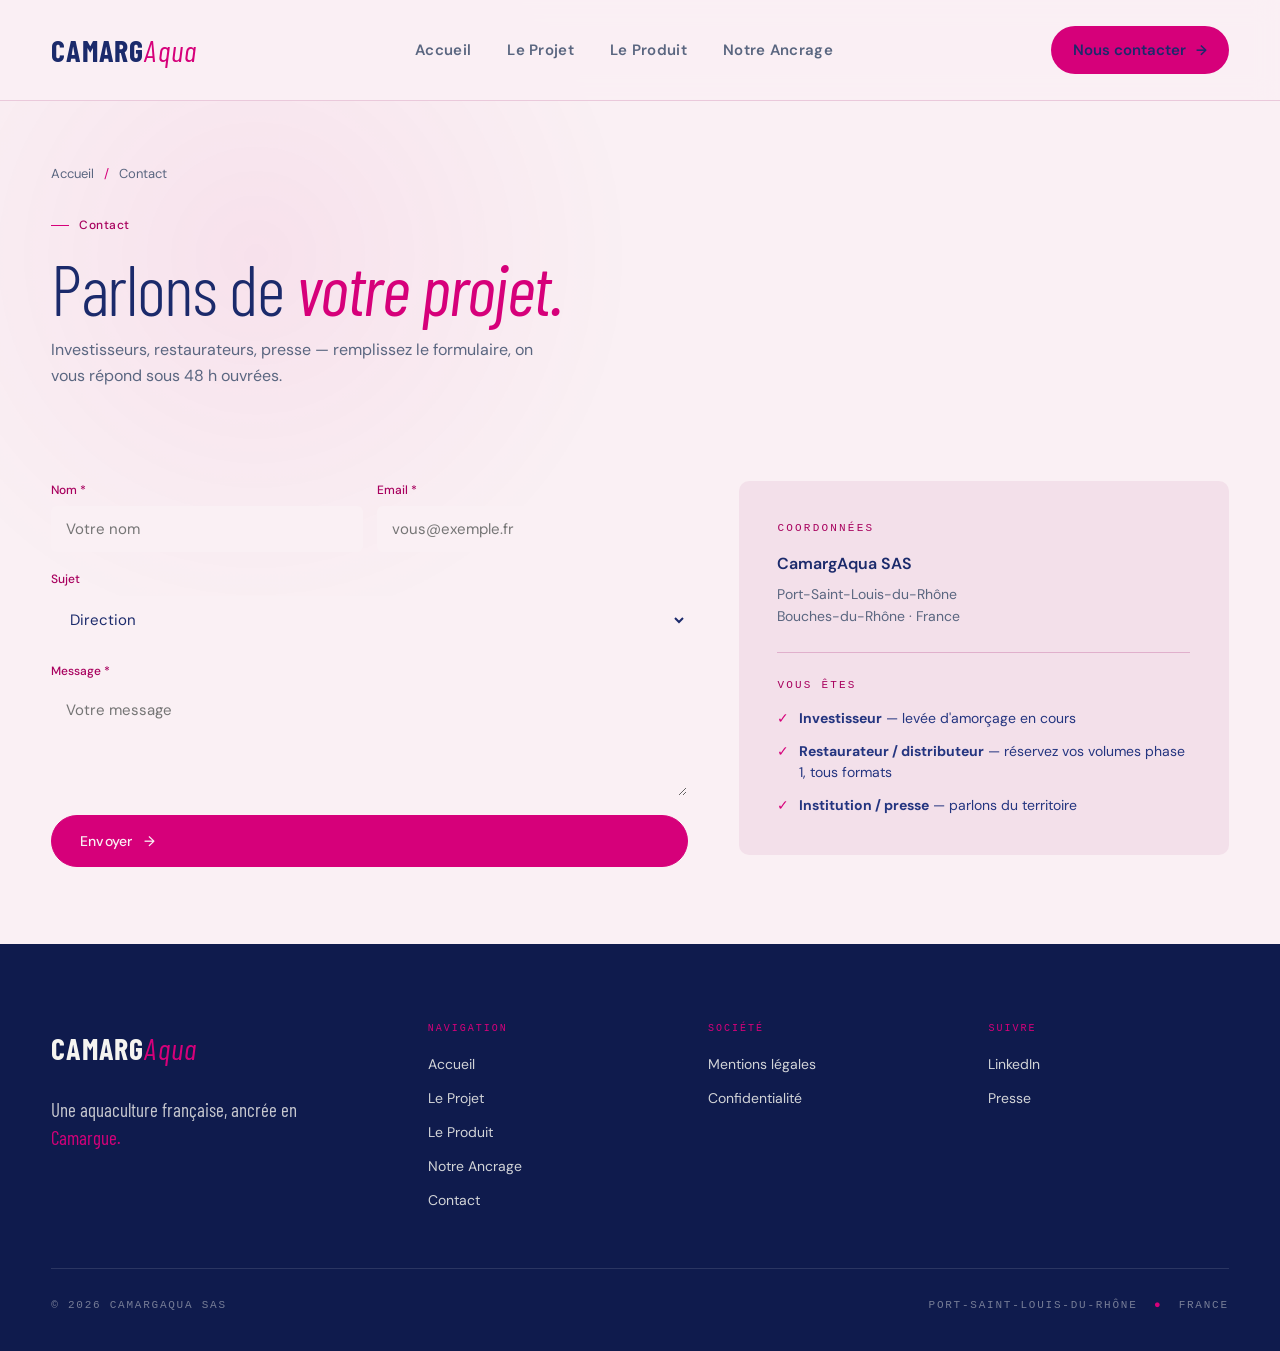
<file: contact.html>
<!doctype html>
<html lang="fr">
<head>
<meta charset="utf-8" />
<meta name="viewport" content="width=device-width, initial-scale=1, viewport-fit=cover" />
<title>Contact — CamargAqua</title>
<meta name="description" content="Contactez CamargAqua : direction, commercial, presse. Port-Saint-Louis-du-Rhône, Camargue — réponse sous 48 h ouvrées." />
<meta name="theme-color" content="#FBF3EC" />
<link rel="canonical" href="https://camargaqua.com/contact.html" />
<link rel="icon" type="image/svg+xml" href="assets/favicon.svg" />

<link rel="preconnect" href="https://fonts.googleapis.com" />
<link rel="preconnect" href="https://fonts.gstatic.com" crossorigin />
<link href="https://fonts.googleapis.com/css2?family=Barlow+Condensed:ital,wght@0,400;0,600;0,700;1,400&family=DM+Sans:wght@300;400;500;600&display=swap" rel="stylesheet" />
<link rel="stylesheet" href="assets/site.css" />
<style>
/* ——— Contact form ——— */
.contact-grid { display: grid; grid-template-columns: 1.3fr 1fr; gap: clamp(32px, 4vw, 72px); align-items: start; }
@media (max-width: 900px) { .contact-grid { grid-template-columns: 1fr; } }
.form {
  display: grid;
  gap: 18px;
}
.form-row { display: grid; grid-template-columns: 1fr 1fr; gap: 14px; }
@media (max-width: 640px) { .form-row { grid-template-columns: 1fr; } }

/* ——— Sidebar coordonnées ——— */
.contact-sidebar { background: var(--bg-soft); border-radius: 10px; padding: clamp(26px, 3vw, 40px); }
.cs-label { font-family: var(--mono); font-size: 11px; letter-spacing: 0.2em; text-transform: uppercase; color: var(--shrimp-deep); margin-bottom: 14px; }
.cs-name { font-weight: 600; color: var(--royal); font-size: 16px; }
.cs-addr { font-size: 14px; color: var(--muted); margin-top: 6px; line-height: 1.6; }
.cs-divider { height: 1px; background: var(--line); margin: 24px 0; }
.cs-audience { display: grid; gap: 12px; font-size: 14px; color: var(--royal-2); line-height: 1.5; }
.cs-audience div { display: flex; gap: 10px; }
.cs-check { color: var(--shrimp); flex-shrink: 0; }
</style>
<!-- Weglot — traduction EN -->
<script type="text/javascript" src="https://cdn.weglot.com/weglot.min.js"></script>
<script>Weglot.initialize({ api_key: 'wg_7e1f7a665308f91f25284aea1e1626b20' });</script>
</head>
<body>

<a class="skip-link" href="#main">Aller au contenu</a>

<header class="topbar">
  <div class="wrap topbar-inner">
    <a class="brand" href="index.html"><span class="brand-mark"></span><span class="brand-name">Camarg<em>Aqua</em></span></a>
    <nav class="primary" aria-label="Navigation principale">
      <a href="index.html">Accueil</a>
      <a href="projet.html">Le Projet</a>
      <a href="produit.html">Le Produit</a>
      <a href="ancrage.html">Notre Ancrage</a>
    </nav>
    <a class="cta" href="contact.html" style="background: var(--shrimp); color: var(--royal);">Nous contacter</a>
    <button class="menu-toggle" type="button" aria-label="Ouvrir le menu" aria-expanded="false">
      <svg class="icon-open" viewBox="0 0 24 24" fill="none" stroke="currentColor" stroke-width="2" stroke-linecap="round" aria-hidden="true"><line x1="4" y1="7" x2="20" y2="7"/><line x1="4" y1="12" x2="20" y2="12"/><line x1="4" y1="17" x2="20" y2="17"/></svg>
      <svg class="icon-close" viewBox="0 0 24 24" fill="none" stroke="currentColor" stroke-width="2" stroke-linecap="round" aria-hidden="true"><line x1="6" y1="6" x2="18" y2="18"/><line x1="6" y1="18" x2="18" y2="6"/></svg>
    </button>
  </div>
</header>
<!-- Menu mobile - hors topbar pour iOS -->
<nav class="mobile-nav-overlay" aria-label="Menu mobile">
  <a href="index.html">Accueil</a>
  <a href="projet.html">Le Projet</a>
  <a href="produit.html">Le Produit</a>
  <a href="ancrage.html">Notre Ancrage</a>
  <a class="mobile-cta" href="contact.html">Nous contacter</a>
</nav>

<main id="main">

<section class="page-hero" style="padding-bottom: clamp(16px,2vw,32px);">
  <div class="wrap">
    <nav class="breadcrumb" aria-label="Fil d'ariane"><a href="index.html">Accueil</a><span class="sep">/</span>Contact</nav>
    <div class="eyebrow">Contact</div>
    <h1 style="margin-top: 18px; font-weight: 300;">Parlons de <span class="it">votre projet.</span></h1>
    <p style="max-width: 46ch; margin-top: 14px; font-size: 16px; color: var(--muted); line-height: 1.6;">
      Investisseurs, restaurateurs, presse — remplissez le formulaire, on vous répond sous 48 h ouvrées.
    </p>
  </div>
</section>

<section style="padding-top: clamp(28px,4vw,52px); padding-bottom: clamp(48px,6vw,96px);">
  <div class="wrap">
    <div class="contact-grid">

      <form id="contact-form" class="form" action="https://formspree.io/f/mkodjpya" method="POST" novalidate>
        <input type="hidden" name="_subject" value="Nouveau message — Contact CamargAqua" />
        <div class="form-row">
          <div class="field"><label for="f-nom">Nom *</label><input id="f-nom" name="nom" type="text" autocomplete="name" placeholder="Votre nom" required /></div>
          <div class="field"><label for="f-mail">Email *</label><input id="f-mail" name="email" type="email" autocomplete="email" placeholder="vous@exemple.fr" required /></div>
        </div>
        <div class="field"><label for="f-type">Sujet</label>
          <select id="f-type" name="type">
            <option value="Direction">Direction</option>
            <option value="Commercial">Commercial</option>
            <option value="Presse">Presse</option>
            <option value="Partenariat">Partenariat</option>
            <option value="Autre">Autre</option>
          </select>
        </div>
        <div class="field"><label for="f-msg">Message *</label><textarea id="f-msg" name="message" placeholder="Votre message" required></textarea></div>
        <div class="form-status" role="status" aria-live="polite"></div>
        <button class="btn btn-primary" type="submit">Envoyer</button>
      </form>

      <aside class="contact-sidebar">
        <div class="cs-label">Coordonnées</div>
        <div class="cs-name">CamargAqua SAS</div>
        <div class="cs-addr">Port-Saint-Louis-du-Rhône<br />Bouches-du-Rhône · France</div>
        <div class="cs-divider"></div>
        <div class="cs-label">Vous êtes</div>
        <div class="cs-audience">
          <div><span class="cs-check">✓</span><span><strong>Investisseur</strong> — levée d'amorçage en cours</span></div>
          <div><span class="cs-check">✓</span><span><strong>Restaurateur / distributeur</strong> — réservez vos volumes phase 1, tous formats</span></div>
          <div><span class="cs-check">✓</span><span><strong>Institution / presse</strong> — parlons du territoire</span></div>
        </div>
      </aside>

    </div>
  </div>
</section>

</main>

<footer class="foot">
  <div class="wrap">
    <div class="foot-grid">
      <div>
        <a class="brand" href="index.html" style="color:#F5F4F0;"><span class="brand-mark"></span><span class="brand-name">Camarg<em>Aqua</em></span></a>
        <div class="tagline">Une aquaculture française, ancrée en <em>Camargue.</em></div>
      </div>
      <div class="col"><h5>Navigation</h5><ul>
        <li><a href="index.html">Accueil</a></li>
        <li><a href="projet.html">Le Projet</a></li>
        <li><a href="produit.html">Le Produit</a></li>
        <li><a href="ancrage.html">Notre Ancrage</a></li>
        <li><a href="contact.html">Contact</a></li>
      </ul></div>
      <div class="col"><h5>Société</h5><ul>
        <li><a href="legal/mentions-legales.html">Mentions légales</a></li>
        <li><a href="legal/confidentialite.html">Confidentialité</a></li>
      </ul></div>
      <div class="col"><h5>Suivre</h5><ul>
        <li><a href="#" rel="noopener">LinkedIn</a></li>
        <li><a href="contact.html">Presse</a></li>
      </ul></div>
    </div>
    <div class="foot-bottom">
      <span>© 2026 CamargAqua SAS</span>
      <span>Port-Saint-Louis-du-Rhône <span class="dot">●</span> France</span>
    </div>
  </div>
</footer>

<script src="assets/site.js" defer></script>
</body>
</html>
</file>
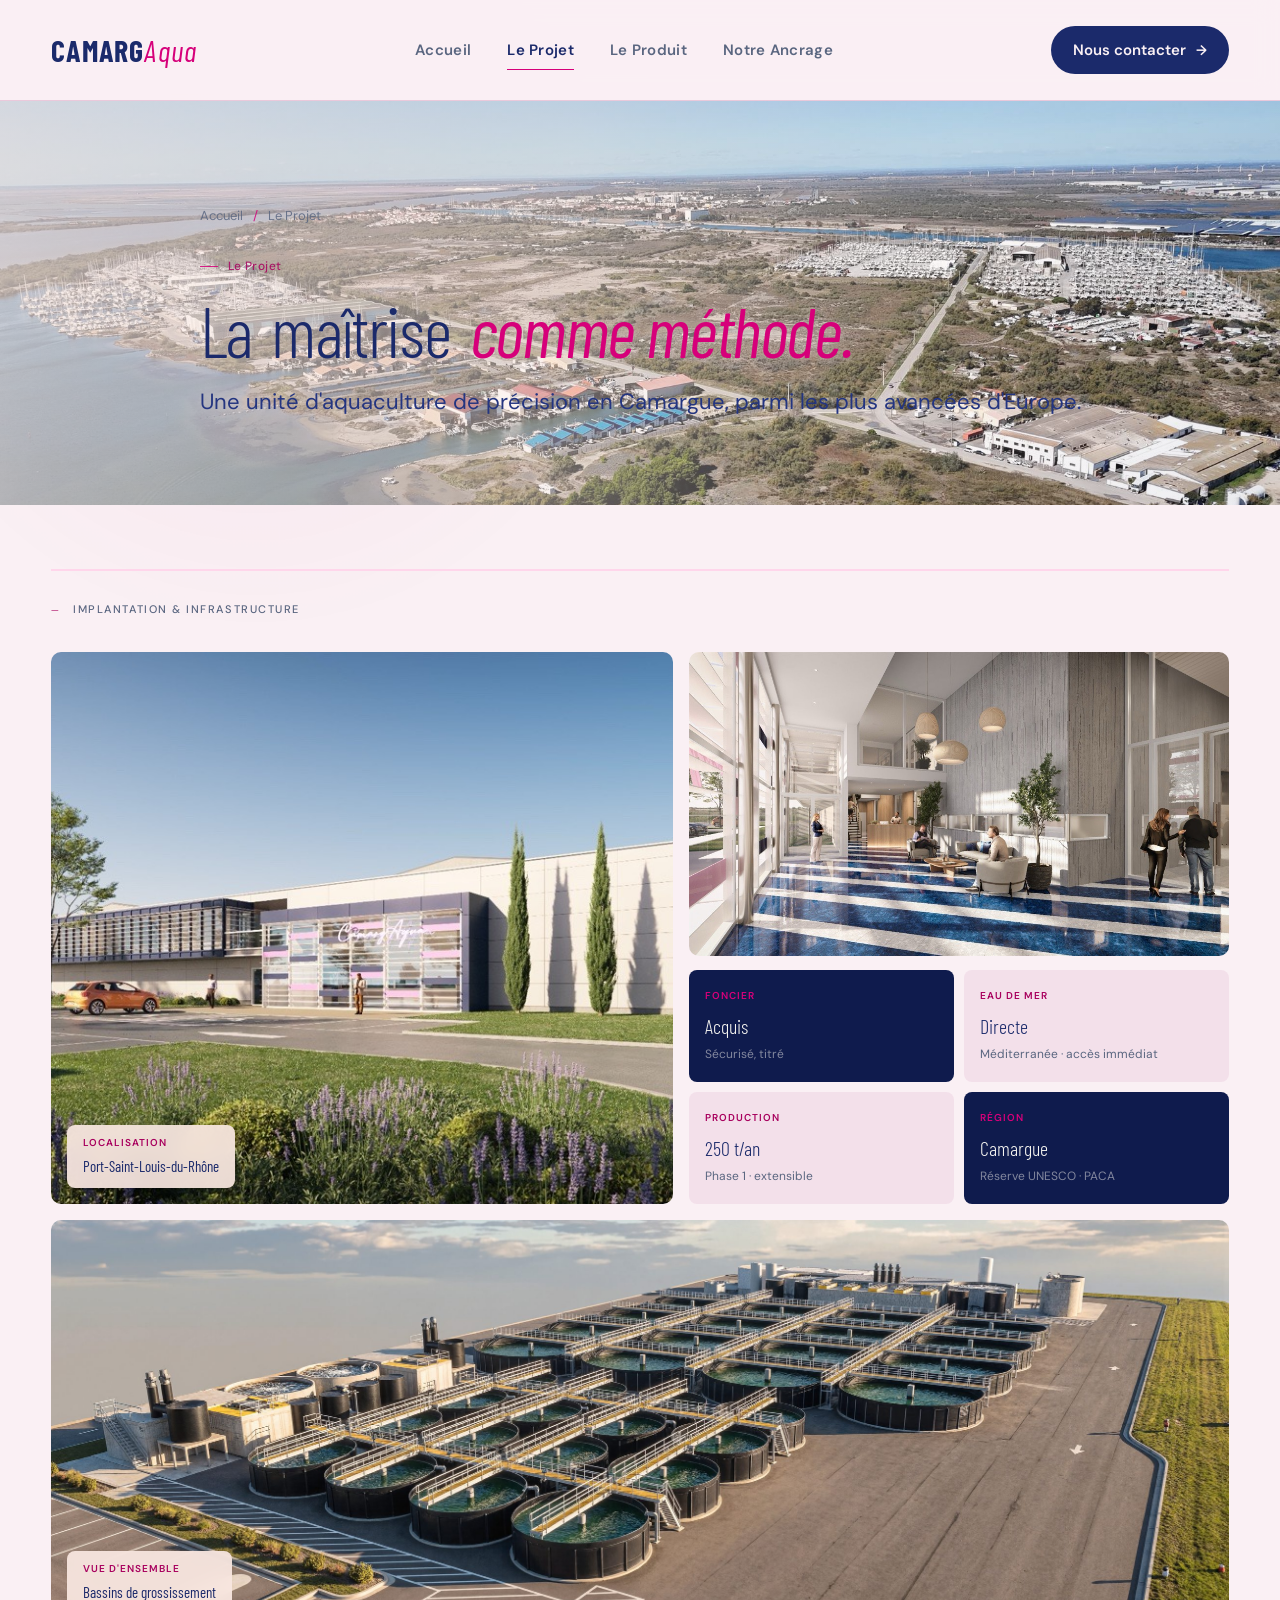
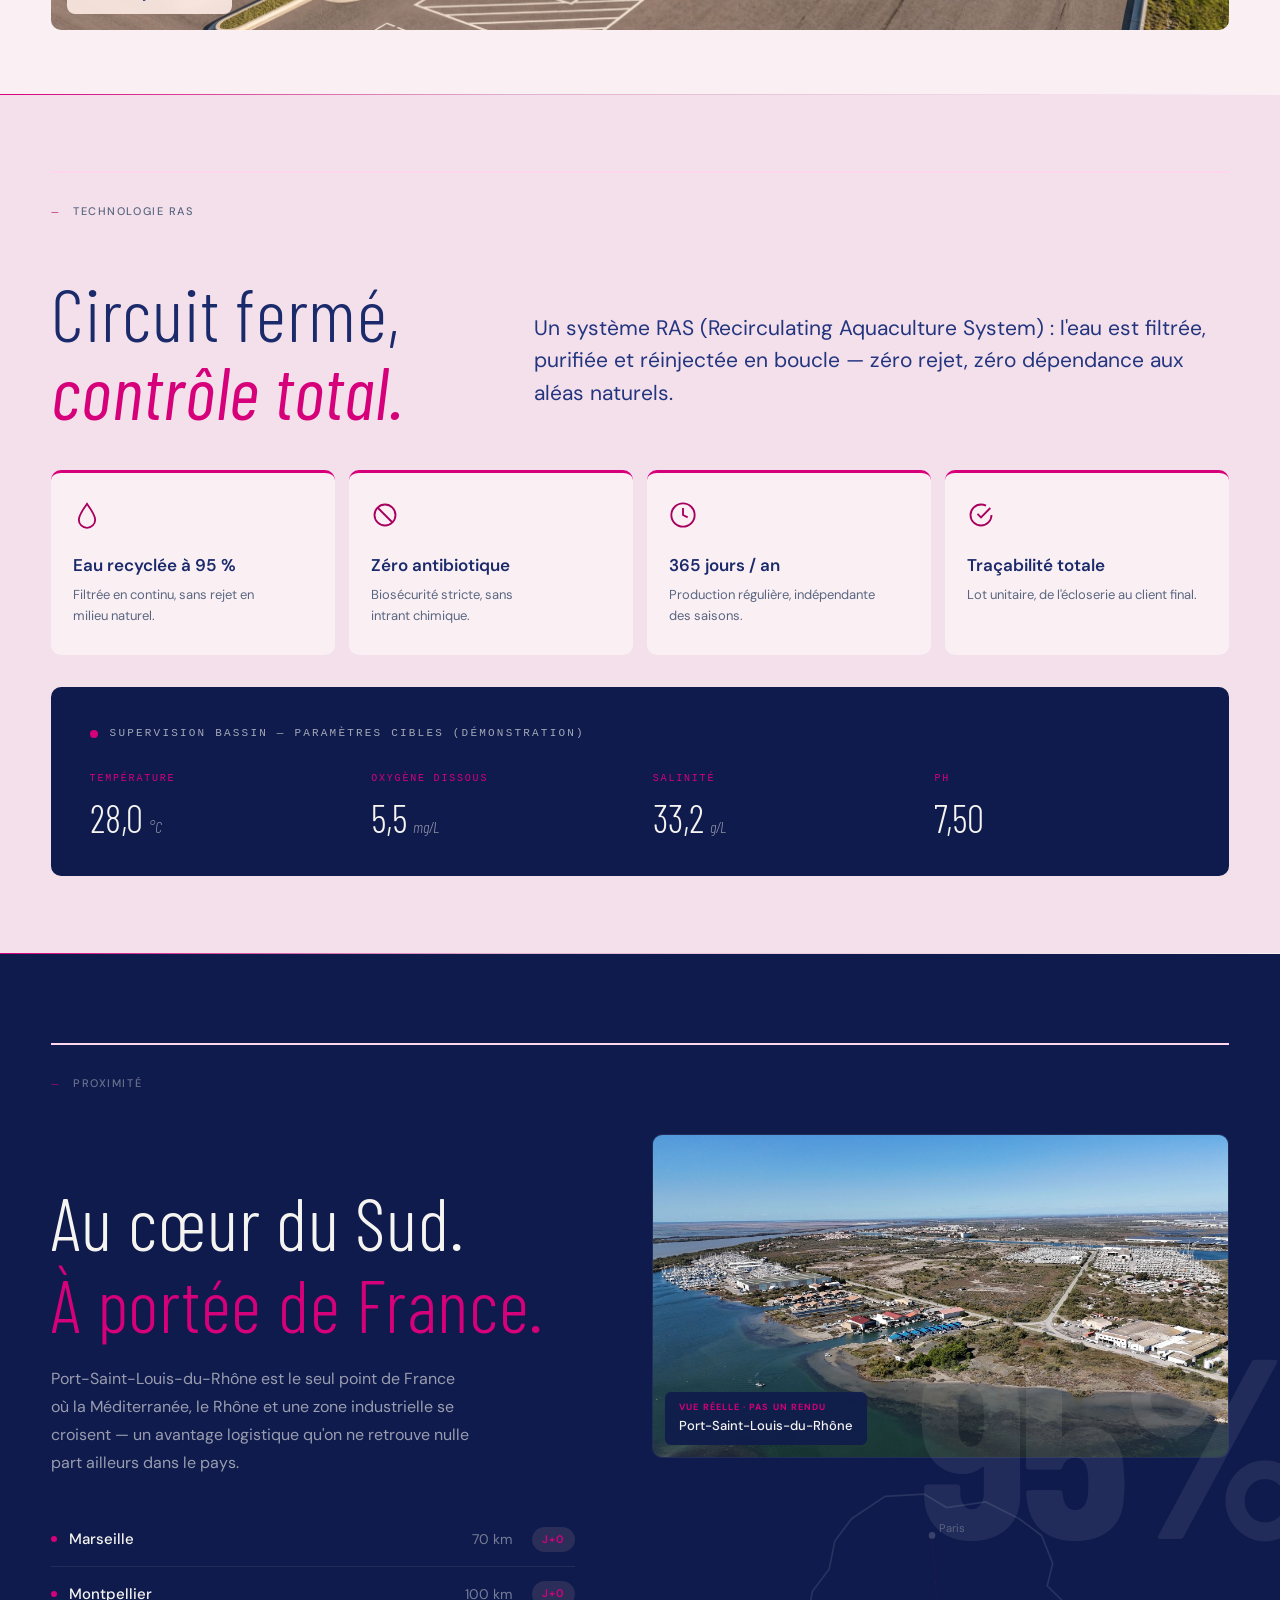
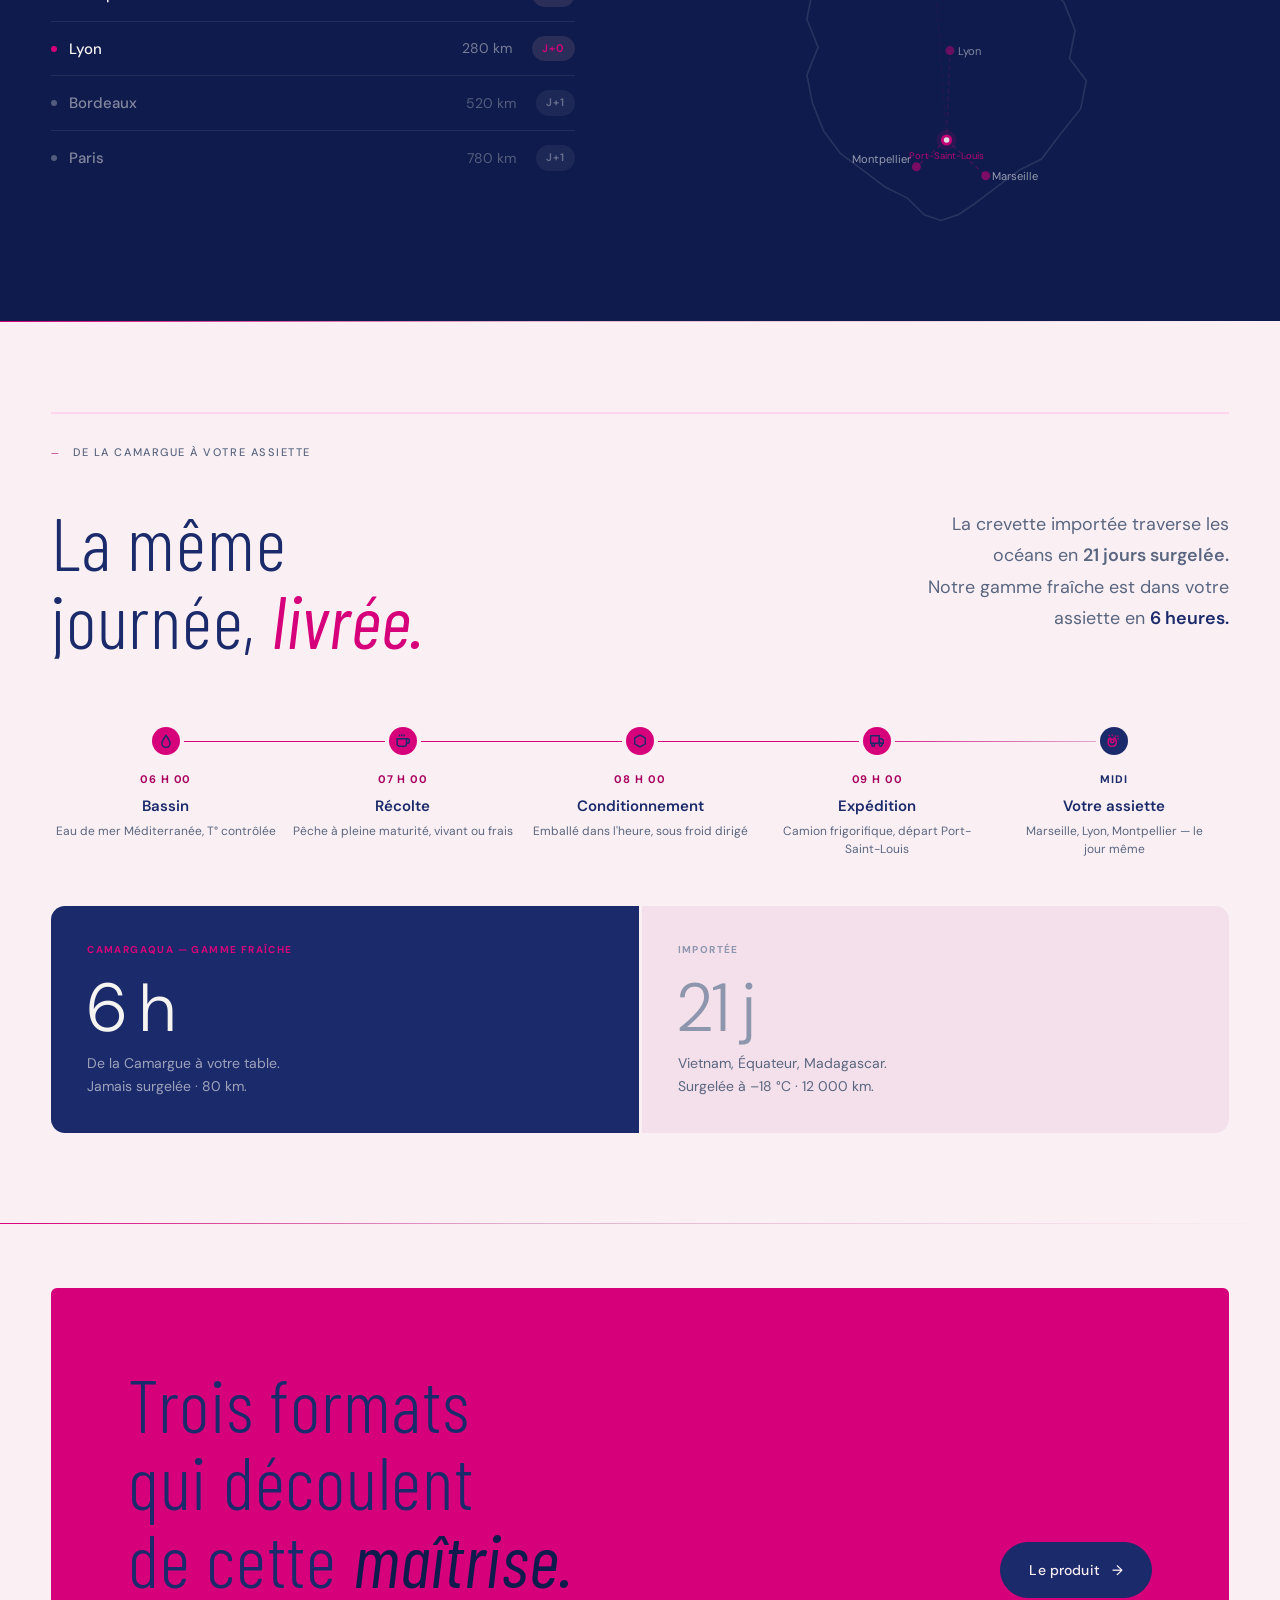
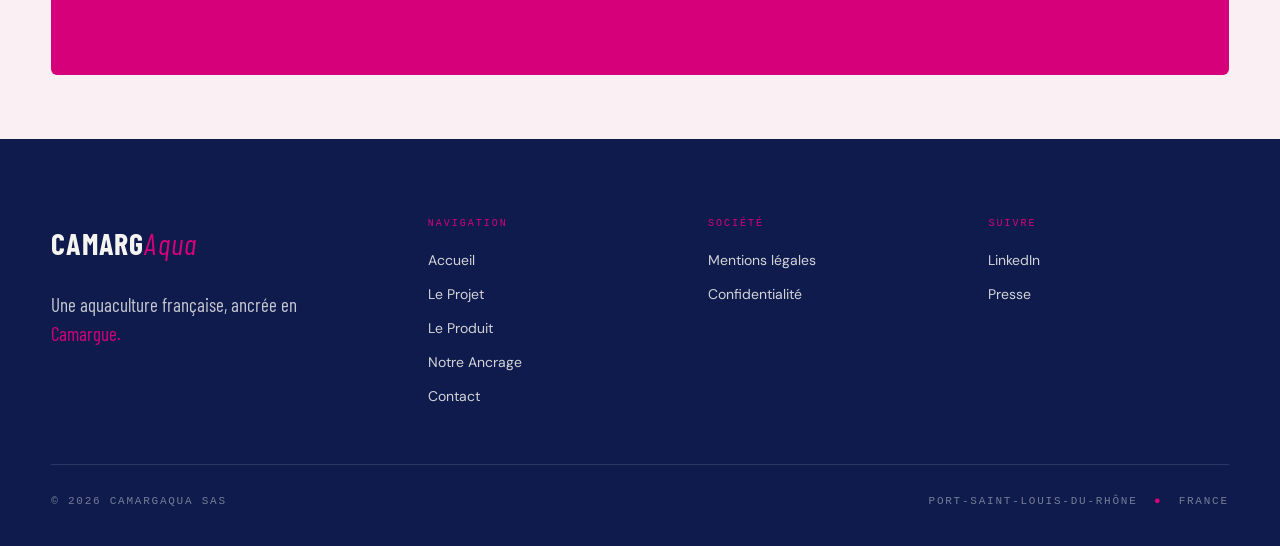
<file: projet.html>
﻿<!doctype html>
<html lang="fr">
<head>
<meta charset="utf-8" />
<meta name="viewport" content="width=device-width, initial-scale=1, viewport-fit=cover" />
<title>Le Projet — CamargAqua</title>
<meta name="description" content="Une unité d'aquaculture de précision en Camargue, parmi les plus avancées d'Europe : système recirculé, biosécurité, traçabilité unitaire, trois formats de crevette." />
<meta name="theme-color" content="#FBF3EC" />
<link rel="canonical" href="https://camargaqua.com/projet.html" />
<link rel="icon" type="image/svg+xml" href="assets/favicon.svg" />

<meta property="og:type" content="website" />
<meta property="og:locale" content="fr_FR" />
<meta property="og:site_name" content="CamargAqua" />
<meta property="og:url" content="https://camargaqua.com/projet.html" />
<meta property="og:title" content="Le Projet — CamargAqua" />
<meta property="og:description" content="La maîtrise comme méthode. Une unité d'aquaculture de précision en Camargue." />
<meta property="og:image" content="https://images.unsplash.com/photo-1559339352-11d035aa65de?w=1200&q=80&auto=format&fit=crop" />
<meta name="twitter:card" content="summary_large_image" />

<link rel="preconnect" href="https://fonts.googleapis.com" />
<link rel="preconnect" href="https://fonts.gstatic.com" crossorigin />
<link rel="preconnect" href="https://images.unsplash.com" crossorigin />
<link href="https://fonts.googleapis.com/css2?family=Barlow+Condensed:ital,wght@0,400;0,600;0,700;1,400&family=DM+Sans:wght@300;400;500;600&display=swap" rel="stylesheet" />
<link rel="stylesheet" href="assets/site.css" />
<style>
.project-body {
  display: grid; grid-template-columns: 1fr 1fr; gap: clamp(32px, 5vw, 70px);
  align-items: start;
}
.project-body p { font-size: 17px; color: var(--royal-2); line-height: 1.7; margin: 0 0 18px; }
.project-body p:last-child { margin-bottom: 0; }
.project-body p strong { color: var(--royal); font-weight: 600; }
.project-body p .pink { color: var(--shrimp-deep); font-weight: 500; }
@media (max-width: 820px) { .project-body { grid-template-columns: 1fr; } }

/* Carte satellite mobile */
@media (max-width: 900px) {
  .map-satellite-wrap { aspect-ratio: 4/3 !important; } /* un peu plus haute sur mobile */
  .map-svg-france     { display: none; }                /* SVG France inutile sur petit écran */
}

/* Supervision bassin — point qui pulse */
@keyframes ras-pulse {
  0%, 100% { box-shadow: 0 0 0 0 rgba(214,0,122,0.55); }
  60% { box-shadow: 0 0 0 12px rgba(214,0,122,0); }
}
/* Frise J+0 — point qui voyage le long de la ligne */
@keyframes ca-travel {
  0% { left: 0%; }
  100% { left: 100%; }
}
</style>
<!-- Weglot — traduction EN -->
<script type="text/javascript" src="https://cdn.weglot.com/weglot.min.js"></script>
<script>Weglot.initialize({ api_key: 'wg_7e1f7a665308f91f25284aea1e1626b20' });</script>
</head>
<body>

<a class="skip-link" href="#main">Aller au contenu</a>

<header class="topbar">
  <div class="wrap topbar-inner">
    <a class="brand" href="index.html"><span class="brand-mark"></span><span class="brand-name">Camarg<em>Aqua</em></span></a>
    <nav class="primary" aria-label="Navigation principale">
      <a href="index.html">Accueil</a>
      <a href="projet.html" class="active">Le Projet</a>
      <a href="produit.html">Le Produit</a>
      <a href="ancrage.html">Notre Ancrage</a>
    </nav>
    <a class="cta" href="contact.html">Nous contacter</a>
    <button class="menu-toggle" type="button" aria-label="Ouvrir le menu" aria-expanded="false">
      <svg class="icon-open" viewBox="0 0 24 24" fill="none" stroke="currentColor" stroke-width="2" stroke-linecap="round" aria-hidden="true"><line x1="4" y1="7" x2="20" y2="7"/><line x1="4" y1="12" x2="20" y2="12"/><line x1="4" y1="17" x2="20" y2="17"/></svg>
      <svg class="icon-close" viewBox="0 0 24 24" fill="none" stroke="currentColor" stroke-width="2" stroke-linecap="round" aria-hidden="true"><line x1="6" y1="6" x2="18" y2="18"/><line x1="6" y1="18" x2="18" y2="6"/></svg>
    </button>
  </div>
</header>
<!-- Menu mobile - hors topbar pour iOS -->
<nav class="mobile-nav-overlay" aria-label="Menu mobile">
  <a href="index.html">Accueil</a>
  <a href="projet.html">Le Projet</a>
  <a href="produit.html">Le Produit</a>
  <a href="ancrage.html">Notre Ancrage</a>
  <a class="mobile-cta" href="contact.html">Nous contacter</a>
</nav>
<main id="main">

<section class="page-hero page-hero-bg" style="
  background-image:
    linear-gradient(105deg, rgba(250,233,226,0.70) 0%, rgba(250,233,226,0.48) 42%, rgba(250,233,226,0.18) 68%, rgba(15,27,77,0.08) 100%),
    url('assets/renders/port-saint-louis-site.jpg');
  background-size: cover;
  background-position: center 68%;
  min-height: clamp(340px, 45vh, 560px);
">
  <div class="wrap" style="position:relative; z-index:1;">
    <nav class="breadcrumb" aria-label="Fil d'ariane"><a href="index.html">Accueil</a><span class="sep">/</span>Le Projet</nav>
    <div class="eyebrow">Le Projet</div>
    <h1 style="margin-top: 18px; font-weight: 300;">La maîtrise <span class="it">comme méthode.</span></h1>
    <p class="lede" style="margin-top: 20px;">
      Une unité d'aquaculture de précision en Camargue, parmi les plus avancées d'Europe.
    </p>
  </div>
</section>

<!-- ═══ INFRASTRUCTURE & IMPLANTATION ═══ -->
<section style="padding: clamp(40px,5vw,72px) 0;">
  <div class="wrap">
    <div class="chapter-label reveal" style="margin-bottom:32px;">
      <span class="ch-num">—</span>
      <span class="ch-title">Implantation &amp; Infrastructure</span>
    </div>

    <!-- Grille principale : grande image gauche + colonne droite -->
    <div style="display:grid; grid-template-columns:1.15fr 1fr; gap:16px; align-items:stretch;" class="reveal reveal-delay-1">

      <!-- Image principale 3D — render 1 -->
      <div style="position:relative; border-radius:10px; overflow:hidden; background:var(--bg-soft); min-height:340px;">
        <img src="assets/renders/render-1.jpeg"
             alt="Vue 3D du bâtiment CamargAqua"
             loading="lazy"
             style="width:100%; height:100%; object-fit:cover; display:block;"
             onerror="this.style.display='none'" />
        <!-- Placeholder visible si image absente -->
        <div class="render-placeholder" style="position:absolute; inset:0; display:flex; flex-direction:column; align-items:center; justify-content:center; gap:12px; padding:32px; text-align:center;">
          <svg width="40" height="40" viewBox="0 0 24 24" fill="none" stroke="var(--shrimp-deep)" stroke-width="1.2" opacity="0.5"><rect x="3" y="3" width="18" height="18" rx="2"/><path d="M3 9h18M9 21V9"/></svg>
          <span style="font-size:13px; color:var(--muted); font-style:italic;">Déposez votre visuel 3D ici<br/><code style="font-size:11px; background:var(--bg-warm); padding:2px 6px; border-radius:3px; font-style:normal;">assets/renders/render-1.jpeg</code></span>
        </div>
        <!-- Badge localisation -->
        <div style="position:absolute; bottom:16px; left:16px; background:rgba(250,233,226,0.92); backdrop-filter:blur(8px); padding:10px 16px; border-radius:8px; z-index:2;">
          <div style="font-size:10px; color:var(--shrimp-deep); font-weight:600; letter-spacing:0.1em; text-transform:uppercase; margin-bottom:3px;">Localisation</div>
          <div style="font-family:var(--serif); font-size:15px; color:var(--royal);">Port-Saint-Louis-du-Rhône</div>
        </div>
      </div>

      <!-- Colonne droite : image 2 + données clés -->
      <div style="display:flex; flex-direction:column; gap:14px;">

        <!-- Image secondaire 3D — render 2 -->
        <div style="position:relative; border-radius:10px; overflow:hidden; background:var(--bg-soft); flex:1; min-height:180px;">
          <img src="assets/renders/render-2.jpeg"
               alt="Intérieur bassins CamargAqua — 3D"
               loading="lazy"
               style="width:100%; height:100%; object-fit:cover; display:block;"
               onerror="this.style.display='none'" />
          <div class="render-placeholder" style="position:absolute; inset:0; display:flex; flex-direction:column; align-items:center; justify-content:center; gap:10px; padding:24px; text-align:center;">
            <svg width="32" height="32" viewBox="0 0 24 24" fill="none" stroke="var(--shrimp-deep)" stroke-width="1.2" opacity="0.5"><rect x="3" y="3" width="18" height="18" rx="2"/><path d="M3 9h18M9 21V9"/></svg>
            <span style="font-size:12px; color:var(--muted); font-style:italic;">Visuel intérieur · 3D<br/><code style="font-size:11px; background:var(--bg-warm); padding:2px 6px; border-radius:3px; font-style:normal;">assets/renders/render-2.jpeg</code></span>
          </div>
        </div>

        <!-- Données infrastructure -->
        <div style="display:grid; grid-template-columns:1fr 1fr; gap:10px;">
          <div style="background:var(--royal-3); border-radius:8px; padding:18px 16px;">
            <div style="font-size:10px; color:var(--shrimp); font-weight:600; letter-spacing:.1em; text-transform:uppercase; margin-bottom:6px;">Foncier</div>
            <div style="font-family:var(--serif); font-size:20px; color:#F5F4F0; font-weight:300;">Acquis</div>
            <div style="font-size:12px; color:rgba(245,244,240,0.5); margin-top:3px;">Sécurisé, titré</div>
          </div>
          <div style="background:var(--bg-soft); border-radius:8px; padding:18px 16px;">
            <div style="font-size:10px; color:var(--shrimp-deep); font-weight:600; letter-spacing:.1em; text-transform:uppercase; margin-bottom:6px;">Eau de mer</div>
            <div style="font-family:var(--serif); font-size:20px; color:var(--royal); font-weight:300;">Directe</div>
            <div style="font-size:12px; color:var(--muted); margin-top:3px;">Méditerranée · accès immédiat</div>
          </div>
          <div style="background:var(--bg-soft); border-radius:8px; padding:18px 16px;">
            <div style="font-size:10px; color:var(--shrimp-deep); font-weight:600; letter-spacing:.1em; text-transform:uppercase; margin-bottom:6px;">Production</div>
            <div style="font-family:var(--serif); font-size:20px; color:var(--royal); font-weight:300;">250 t/an</div>
            <div style="font-size:12px; color:var(--muted); margin-top:3px;">Phase 1 · extensible</div>
          </div>
          <div style="background:var(--royal-3); border-radius:8px; padding:18px 16px;">
            <div style="font-size:10px; color:var(--shrimp); font-weight:600; letter-spacing:.1em; text-transform:uppercase; margin-bottom:6px;">Région</div>
            <div style="font-family:var(--serif); font-size:20px; color:#F5F4F0; font-weight:300;">Camargue</div>
            <div style="font-size:12px; color:rgba(245,244,240,0.5); margin-top:3px;">Réserve UNESCO · PACA</div>
          </div>
        </div>
      </div>
    </div>

    <!-- Bandeau panoramique — vue d'ensemble élevage -->
    <div class="reveal reveal-delay-2" style="position:relative; border-radius:10px; overflow:hidden; background:var(--bg-soft); margin-top:16px; height:clamp(220px, 32vw, 460px);">
      <img src="assets/renders/render-3.jpeg"
           alt="Vue aérienne de la partie élevage CamargAqua — bassins de grossissement"
           loading="lazy"
           style="width:100%; height:100%; object-fit:cover; display:block;"
           onerror="this.style.display='none'" />
      <div class="render-placeholder" style="position:absolute; inset:0; display:flex; flex-direction:column; align-items:center; justify-content:center; gap:12px; padding:32px; text-align:center;">
        <svg width="40" height="40" viewBox="0 0 24 24" fill="none" stroke="var(--shrimp-deep)" stroke-width="1.2" opacity="0.5"><rect x="3" y="3" width="18" height="18" rx="2"/><path d="M3 9h18M9 21V9"/></svg>
        <span style="font-size:13px; color:var(--muted); font-style:italic;">Déposez votre visuel ici<br/><code style="font-size:11px; background:var(--bg-warm); padding:2px 6px; border-radius:3px; font-style:normal;">assets/renders/render-3.jpeg</code></span>
      </div>
      <div style="position:absolute; bottom:16px; left:16px; background:rgba(250,233,226,0.92); backdrop-filter:blur(8px); padding:10px 16px; border-radius:8px; z-index:2;">
        <div style="font-size:10px; color:var(--shrimp-deep); font-weight:600; letter-spacing:0.1em; text-transform:uppercase; margin-bottom:3px;">Vue d'ensemble</div>
        <div style="font-family:var(--serif); font-size:15px; color:var(--royal);">Bassins de grossissement</div>
      </div>
    </div>
  </div>
</section>

<hr class="section-sep" />

<!-- ═══ RAS ALLÉGÉ ═══ -->
<section style="background: var(--bg-soft); padding: clamp(48px,6vw,80px) 0;">
  <div class="wrap">
    <div class="chapter-label reveal">
      <span class="ch-num">—</span>
      <span class="ch-title">Technologie RAS</span>
    </div>
    <header class="section-head reveal reveal-delay-1" style="margin-bottom: 40px;">
      <div>
        <h2 style="font-size: clamp(32px, 4vw, 52px); font-weight: 300;">Circuit fermé, <span class="it">contrôle total.</span></h2>
      </div>
      <div class="head-meta">
        <p class="lede">Un système RAS (Recirculating Aquaculture System) : l'eau est filtrée, purifiée et réinjectée en boucle — zéro rejet, zéro dépendance aux aléas naturels.</p>
      </div>
    </header>
    <div style="display: grid; grid-template-columns: repeat(4, 1fr); gap: 14px;" class="reveal reveal-delay-2 js-mobile-slider">
      <div style="background: var(--bg); border-radius: 10px; padding: 28px 22px; border-top: 3px solid var(--shrimp);">
        <svg width="28" height="28" viewBox="0 0 24 24" fill="none" stroke="var(--shrimp-deep)" stroke-width="1.6" style="margin-bottom:16px;"><path d="M12 2.5C8 8 5 12 5 16a7 7 0 0 0 14 0c0-4-3-8-7-13.5z"/></svg>
        <div style="font-size: 17px; font-weight: 600; color: var(--royal); margin-bottom: 6px;">Eau recyclée à 95 %</div>
        <p style="font-size: 13px; color: var(--muted); line-height: 1.6; margin: 0;">Filtrée en continu, sans rejet en milieu naturel.</p>
      </div>
      <div style="background: var(--bg); border-radius: 10px; padding: 28px 22px; border-top: 3px solid var(--shrimp);">
        <svg width="28" height="28" viewBox="0 0 24 24" fill="none" stroke="var(--shrimp-deep)" stroke-width="1.6" style="margin-bottom:16px;"><circle cx="12" cy="12" r="9"/><line x1="6" y1="6" x2="18" y2="18"/></svg>
        <div style="font-size: 17px; font-weight: 600; color: var(--royal); margin-bottom: 6px;">Zéro antibiotique</div>
        <p style="font-size: 13px; color: var(--muted); line-height: 1.6; margin: 0;">Biosécurité stricte, sans intrant chimique.</p>
      </div>
      <div style="background: var(--bg); border-radius: 10px; padding: 28px 22px; border-top: 3px solid var(--shrimp);">
        <svg width="28" height="28" viewBox="0 0 24 24" fill="none" stroke="var(--shrimp-deep)" stroke-width="1.6" style="margin-bottom:16px;"><circle cx="12" cy="12" r="10"/><polyline points="12 6 12 12 16 14"/></svg>
        <div style="font-size: 17px; font-weight: 600; color: var(--royal); margin-bottom: 6px;">365 jours / an</div>
        <p style="font-size: 13px; color: var(--muted); line-height: 1.6; margin: 0;">Production régulière, indépendante des saisons.</p>
      </div>
      <div style="background: var(--bg); border-radius: 10px; padding: 28px 22px; border-top: 3px solid var(--shrimp);">
        <svg width="28" height="28" viewBox="0 0 24 24" fill="none" stroke="var(--shrimp-deep)" stroke-width="1.6" style="margin-bottom:16px;"><path d="M9 11l3 3 8-8"/><path d="M21 12c0 5-4 9-9 9s-9-4-9-9 4-9 9-9c1.5 0 3 .4 4.3 1"/></svg>
        <div style="font-size: 17px; font-weight: 600; color: var(--royal); margin-bottom: 6px;">Traçabilité totale</div>
        <p style="font-size: 13px; color: var(--muted); line-height: 1.6; margin: 0;">Lot unitaire, de l'écloserie au client final.</p>
      </div>
    </div>

    <!-- ═══ SUPERVISION BASSIN — démo live ═══ -->
    <div class="reveal reveal-delay-3" style="background: var(--royal-3); border-radius: 10px; padding: clamp(28px,3vw,44px); margin-top: 32px;">
      <div style="display:flex; align-items:center; gap:12px; margin-bottom:28px;">
        <span style="width:8px; height:8px; border-radius:50%; background:var(--shrimp); animation:ras-pulse 2.6s ease-in-out infinite;"></span>
        <span style="font-family:var(--mono); font-size:11px; letter-spacing:0.2em; text-transform:uppercase; color:rgba(245,244,240,0.65);">Supervision bassin — paramètres cibles (démonstration)</span>
      </div>
      <div style="display:grid; grid-template-columns: repeat(4,1fr); gap:clamp(16px,2vw,32px);">
        <div>
          <div style="font-family:var(--mono); font-size:10px; letter-spacing:0.18em; text-transform:uppercase; color:var(--shrimp); margin-bottom:12px;">Température</div>
          <div style="font-family:var(--serif); font-size:clamp(34px,3vw,48px); font-weight:300; color:#F5F4F0; line-height:1;"><span data-live="28,0.12,0.3,1">28,0</span><span style="font-size:0.42em; font-style:italic; color:rgba(245,244,240,0.55); margin-left:6px;">°C</span></div>
        </div>
        <div>
          <div style="font-family:var(--mono); font-size:10px; letter-spacing:0.18em; text-transform:uppercase; color:var(--shrimp); margin-bottom:12px;">Oxygène dissous</div>
          <div style="font-family:var(--serif); font-size:clamp(34px,3vw,48px); font-weight:300; color:#F5F4F0; line-height:1;"><span data-live="5.5,0.1,0.5,1">5,5</span><span style="font-size:0.42em; font-style:italic; color:rgba(245,244,240,0.55); margin-left:6px;">mg/L</span></div>
        </div>
        <div>
          <div style="font-family:var(--mono); font-size:10px; letter-spacing:0.18em; text-transform:uppercase; color:var(--shrimp); margin-bottom:12px;">Salinité</div>
          <div style="font-family:var(--serif); font-size:clamp(34px,3vw,48px); font-weight:300; color:#F5F4F0; line-height:1;"><span data-live="33,0.2,0.22,1">33,0</span><span style="font-size:0.42em; font-style:italic; color:rgba(245,244,240,0.55); margin-left:6px;">g/L</span></div>
        </div>
        <div>
          <div style="font-family:var(--mono); font-size:10px; letter-spacing:0.18em; text-transform:uppercase; color:var(--shrimp); margin-bottom:12px;">pH</div>
          <div style="font-family:var(--serif); font-size:clamp(34px,3vw,48px); font-weight:300; color:#F5F4F0; line-height:1;"><span data-live="7,0.5,0.4,2">7,00</span></div>
        </div>
      </div>
    </div>
  </div>
</section>

<hr class="section-sep" />

<!-- ═══ CARTE GÉOGRAPHIQUE ═══ -->
<section style="background: var(--royal-3); padding: clamp(56px,7vw,96px) 0; overflow: hidden;">
  <div class="wrap">
    <div class="chapter-label reveal" style="margin-bottom: 40px;">
      <span class="ch-num" style="color: var(--shrimp);">—</span>
      <span class="ch-title" style="color: rgba(245,244,240,0.4); letter-spacing: 0.14em;">Proximité</span>
    </div>
    <div style="display: grid; grid-template-columns: 1fr 1.1fr; gap: clamp(40px,6vw,80px); align-items: center;" class="reveal reveal-delay-1">
      <!-- Texte -->
      <div>
        <h2 style="font-size: clamp(32px,4.2vw,54px); font-weight: 300; color: #F5F4F0; line-height: 1.1; margin-bottom: 20px;">
          Au cœur du Sud.<br /><span style="color: var(--shrimp); font-weight: 300;">À portée de France.</span>
        </h2>
        <p style="font-size: 16px; color: rgba(245,244,240,0.6); line-height: 1.75; margin-bottom: 36px; max-width: 38ch;">Port-Saint-Louis-du-Rhône est le seul point de France où la Méditerranée, le Rhône et une zone industrielle se croisent — un avantage logistique qu'on ne retrouve nulle part ailleurs dans le pays.</p>
        <!-- Ville distances -->
        <div style="display: flex; flex-direction: column; gap: 0;">
          <div style="display: flex; align-items: center; justify-content: space-between; padding: 14px 0; border-bottom: 1px solid rgba(245,244,240,0.08);">
            <div style="display: flex; align-items: center; gap: 12px;">
              <div style="width: 6px; height: 6px; border-radius: 50%; background: var(--shrimp);"></div>
              <span style="font-size: 15px; color: #F5F4F0; font-weight: 500;">Marseille</span>
            </div>
            <div style="display: flex; align-items: center; gap: 20px;">
              <span style="font-size: 14px; color: rgba(245,244,240,0.45);">70 km</span>
              <span style="font-size: 11px; font-weight: 600; letter-spacing: 0.1em; color: var(--shrimp); background: rgba(232,180,166,0.12); padding: 4px 10px; border-radius: 20px;">J+0</span>
            </div>
          </div>
          <div style="display: flex; align-items: center; justify-content: space-between; padding: 14px 0; border-bottom: 1px solid rgba(245,244,240,0.08);">
            <div style="display: flex; align-items: center; gap: 12px;">
              <div style="width: 6px; height: 6px; border-radius: 50%; background: var(--shrimp);"></div>
              <span style="font-size: 15px; color: #F5F4F0; font-weight: 500;">Montpellier</span>
            </div>
            <div style="display: flex; align-items: center; gap: 20px;">
              <span style="font-size: 14px; color: rgba(245,244,240,0.45);">100 km</span>
              <span style="font-size: 11px; font-weight: 600; letter-spacing: 0.1em; color: var(--shrimp); background: rgba(232,180,166,0.12); padding: 4px 10px; border-radius: 20px;">J+0</span>
            </div>
          </div>
          <div style="display: flex; align-items: center; justify-content: space-between; padding: 14px 0; border-bottom: 1px solid rgba(245,244,240,0.08);">
            <div style="display: flex; align-items: center; gap: 12px;">
              <div style="width: 6px; height: 6px; border-radius: 50%; background: var(--shrimp);"></div>
              <span style="font-size: 15px; color: #F5F4F0; font-weight: 500;">Lyon</span>
            </div>
            <div style="display: flex; align-items: center; gap: 20px;">
              <span style="font-size: 14px; color: rgba(245,244,240,0.45);">280 km</span>
              <span style="font-size: 11px; font-weight: 600; letter-spacing: 0.1em; color: var(--shrimp); background: rgba(232,180,166,0.12); padding: 4px 10px; border-radius: 20px;">J+0</span>
            </div>
          </div>
          <div style="display: flex; align-items: center; justify-content: space-between; padding: 14px 0; border-bottom: 1px solid rgba(245,244,240,0.08);">
            <div style="display: flex; align-items: center; gap: 12px;">
              <div style="width: 6px; height: 6px; border-radius: 50%; background: rgba(245,244,240,0.3);"></div>
              <span style="font-size: 15px; color: rgba(245,244,240,0.5); font-weight: 500;">Bordeaux</span>
            </div>
            <div style="display: flex; align-items: center; gap: 20px;">
              <span style="font-size: 14px; color: rgba(245,244,240,0.3);">520 km</span>
              <span style="font-size: 11px; font-weight: 600; letter-spacing: 0.1em; color: rgba(245,244,240,0.35); background: rgba(245,244,240,0.06); padding: 4px 10px; border-radius: 20px;">J+1</span>
            </div>
          </div>
          <div style="display: flex; align-items: center; justify-content: space-between; padding: 14px 0;">
            <div style="display: flex; align-items: center; gap: 12px;">
              <div style="width: 6px; height: 6px; border-radius: 50%; background: rgba(245,244,240,0.3);"></div>
              <span style="font-size: 15px; color: rgba(245,244,240,0.5); font-weight: 500;">Paris</span>
            </div>
            <div style="display: flex; align-items: center; gap: 20px;">
              <span style="font-size: 14px; color: rgba(245,244,240,0.3);">780 km</span>
              <span style="font-size: 11px; font-weight: 600; letter-spacing: 0.1em; color: rgba(245,244,240,0.35); background: rgba(245,244,240,0.06); padding: 4px 10px; border-radius: 20px;">J+1</span>
            </div>
          </div>
        </div>
      </div>
      <!-- Vue satellite + carte France -->
      <div style="display: flex; flex-direction: column; gap: 16px;">

        <!-- Photo aérienne réelle du site — remplace l'ancien embed Google Maps -->
        <div class="map-satellite-wrap" style="position: relative; border-radius: 10px; overflow: hidden; aspect-ratio: 16/9; border: 1px solid rgba(245,244,240,0.08);">
          <img src="assets/renders/port-saint-louis-site.jpg" alt="Vue aérienne réelle de Port-Saint-Louis-du-Rhône, zone d'implantation CamargAqua" loading="lazy" style="width:100%; height:100%; object-fit:cover; display:block;" width="2000" height="1125" />
          <!-- Badge -->
          <div style="position:absolute; bottom:12px; left:12px; z-index:2; background:rgba(15,27,77,0.88); backdrop-filter:blur(8px); padding:8px 14px; border-radius:6px;">
            <div style="font-size:9px; color:var(--shrimp); font-weight:700; letter-spacing:0.12em; text-transform:uppercase; margin-bottom:2px;">Vue réelle · pas un rendu</div>
            <div style="font-size:13px; color:#F5F4F0; font-weight:500;">Port-Saint-Louis-du-Rhône</div>
          </div>
        </div>

        <!-- Carte France SVG distances (masquée sur mobile) -->
        <div class="map-svg-france" style="position: relative; display: flex; align-items: center; justify-content: center;">
          <svg viewBox="0 0 340 320" style="width: 100%; max-width: 380px; opacity: 0.9;" xmlns="http://www.w3.org/2000/svg">
            <path d="M120,20 L155,18 L175,30 L210,25 L240,40 L260,55 L270,80 L265,100 L280,115 L290,140 L285,165 L300,185 L295,210 L275,235 L260,255 L240,265 L220,280 L200,295 L185,305 L170,310 L155,305 L140,290 L120,280 L100,265 L80,250 L65,230 L55,205 L50,180 L60,155 L50,130 L55,105 L70,85 L75,60 L90,40 Z" fill="none" stroke="rgba(245,244,240,0.12)" stroke-width="1.5"/>
            <line x1="175" y1="238" x2="210" y2="270" stroke="rgba(214,0,122,0.35)" stroke-width="1" stroke-dasharray="4,3"/>
            <line x1="175" y1="238" x2="148" y2="262" stroke="rgba(214,0,122,0.35)" stroke-width="1" stroke-dasharray="4,3"/>
            <line x1="175" y1="238" x2="178" y2="158" stroke="rgba(214,0,122,0.2)" stroke-width="1" stroke-dasharray="4,3"/>
            <line x1="175" y1="238" x2="162" y2="55" stroke="rgba(214,0,122,0.1)" stroke-width="1" stroke-dasharray="4,3"/>
            <circle cx="175" cy="238" r="9" fill="rgba(214,0,122,0.15)"/>
            <circle cx="175" cy="238" r="5" fill="var(--shrimp)"/>
            <circle cx="175" cy="238" r="2.5" fill="#F5F4F0"/>
            <circle cx="210" cy="270" r="4" fill="rgba(214,0,122,0.6)"/>
            <text x="216" y="274" font-size="10" fill="rgba(245,244,240,0.65)" font-family="DM Sans, sans-serif">Marseille</text>
            <circle cx="148" cy="262" r="4" fill="rgba(214,0,122,0.6)"/>
            <text x="90" y="259" font-size="10" fill="rgba(245,244,240,0.65)" font-family="DM Sans, sans-serif">Montpellier</text>
            <circle cx="178" cy="158" r="4" fill="rgba(214,0,122,0.5)"/>
            <text x="185" y="162" font-size="10" fill="rgba(245,244,240,0.55)" font-family="DM Sans, sans-serif">Lyon</text>
            <circle cx="162" cy="55" r="3" fill="rgba(245,244,240,0.2)"/>
            <text x="168" y="52" font-size="10" fill="rgba(245,244,240,0.3)" font-family="DM Sans, sans-serif">Paris</text>
            <text x="175" y="255" font-size="8.5" fill="rgba(214,0,122,0.9)" font-family="DM Sans, sans-serif" text-anchor="middle">Port-Saint-Louis</text>
          </svg>
        </div>

      </div>
    </div>
  </div>
</section>

<hr class="section-sep" />

<!-- ═══ J+0 FRISE ═══ -->
<section style="background: var(--bg); padding: clamp(56px,7vw,96px) 0;">
  <div class="wrap">
    <div class="chapter-label reveal" style="margin-bottom: 40px;">
      <span class="ch-num">—</span>
      <span class="ch-title">De la Camargue à votre assiette</span>
    </div>
    <div style="display: flex; align-items: flex-start; justify-content: space-between; gap: 32px; margin-bottom: 48px;" class="reveal reveal-delay-1">
      <h2 style="font-size: clamp(32px,4vw,52px); font-weight: 300; max-width: 16ch;">La même journée, <span class="it">livrée.</span></h2>
      <p style="font-size: clamp(15px,1.4vw,18px); color: var(--muted); line-height: 1.75; margin: 6px 0 0; max-width: 28ch; text-align: right; flex-shrink: 0;">La crevette importée traverse les océans en <strong style="color:var(--muted); font-weight:600;">21 jours surgelée.</strong><br />Notre gamme fraîche est dans votre assiette en <strong style="color:var(--royal); font-weight:600;">6 heures.</strong></p>
    </div>
    <!-- Frise horizontale -->
    <div style="position: relative; padding-top: 20px;" class="reveal reveal-delay-2">
      <!-- Ligne de connexion -->
      <div style="position: absolute; top: 34px; left: calc(100%/10); right: calc(100%/10); height: 1px; background: linear-gradient(to right, var(--shrimp) 0%, var(--shrimp) 70%, var(--line) 100%); z-index: 0;">
        <span style="position:absolute; top:-5px; left:0; width:12px; height:12px; border-radius:50%; background:var(--shrimp); animation: ca-travel 14s linear infinite, ras-pulse 2.8s ease-in-out infinite;"></span>
      </div>
      <div style="display: grid; grid-template-columns: repeat(5, 1fr); gap: 8px; position: relative; z-index: 1;" class="js-mobile-slider timeline-steps">
        <!-- Étape 1 -->
        <div style="display: flex; flex-direction: column; align-items: center; text-align: center;">
          <div style="width: 28px; height: 28px; border-radius: 50%; background: var(--shrimp); display: grid; place-items: center; margin-bottom: 16px; box-shadow: 0 0 0 4px var(--bg);">
            <svg width="14" height="14" viewBox="0 0 24 24" fill="none" stroke="var(--royal)" stroke-width="2.5"><path d="M12 2.5C8 8 5 12 5 16a7 7 0 0 0 14 0c0-4-3-8-7-13.5z"/></svg>
          </div>
          <div style="font-size: 11px; font-weight: 700; color: var(--shrimp-deep); letter-spacing: 0.08em; margin-bottom: 6px;">06 H 00</div>
          <div style="font-size: 15px; font-weight: 600; color: var(--royal); margin-bottom: 4px;">Bassin</div>
          <p style="font-size: 12px; color: var(--muted); line-height: 1.5; margin: 0;">Eau de mer Méditerranée, T° contrôlée</p>
        </div>
        <!-- Étape 2 -->
        <div style="display: flex; flex-direction: column; align-items: center; text-align: center;">
          <div style="width: 28px; height: 28px; border-radius: 50%; background: var(--shrimp); display: grid; place-items: center; margin-bottom: 16px; box-shadow: 0 0 0 4px var(--bg);">
            <svg width="14" height="14" viewBox="0 0 24 24" fill="none" stroke="var(--royal)" stroke-width="2.5"><path d="M18 8h1a4 4 0 0 1 0 8h-1"/><path d="M2 8h16v9a4 4 0 0 1-4 4H6a4 4 0 0 1-4-4V8z"/><line x1="6" y1="1" x2="6" y2="4"/><line x1="10" y1="1" x2="10" y2="4"/><line x1="14" y1="1" x2="14" y2="4"/></svg>
          </div>
          <div style="font-size: 11px; font-weight: 700; color: var(--shrimp-deep); letter-spacing: 0.08em; margin-bottom: 6px;">07 H 00</div>
          <div style="font-size: 15px; font-weight: 600; color: var(--royal); margin-bottom: 4px;">Récolte</div>
          <p style="font-size: 12px; color: var(--muted); line-height: 1.5; margin: 0;">Pêche à pleine maturité, vivant ou frais</p>
        </div>
        <!-- Étape 3 -->
        <div style="display: flex; flex-direction: column; align-items: center; text-align: center;">
          <div style="width: 28px; height: 28px; border-radius: 50%; background: var(--shrimp); display: grid; place-items: center; margin-bottom: 16px; box-shadow: 0 0 0 4px var(--bg);">
            <svg width="14" height="14" viewBox="0 0 24 24" fill="none" stroke="var(--royal)" stroke-width="2.5"><path d="M21 16V8a2 2 0 0 0-1-1.73l-7-4a2 2 0 0 0-2 0l-7 4A2 2 0 0 0 3 8v8a2 2 0 0 0 1 1.73l7 4a2 2 0 0 0 2 0l7-4A2 2 0 0 0 21 16z"/></svg>
          </div>
          <div style="font-size: 11px; font-weight: 700; color: var(--shrimp-deep); letter-spacing: 0.08em; margin-bottom: 6px;">08 H 00</div>
          <div style="font-size: 15px; font-weight: 600; color: var(--royal); margin-bottom: 4px;">Conditionnement</div>
          <p style="font-size: 12px; color: var(--muted); line-height: 1.5; margin: 0;">Emballé dans l'heure, sous froid dirigé</p>
        </div>
        <!-- Étape 4 -->
        <div style="display: flex; flex-direction: column; align-items: center; text-align: center;">
          <div style="width: 28px; height: 28px; border-radius: 50%; background: var(--shrimp); display: grid; place-items: center; margin-bottom: 16px; box-shadow: 0 0 0 4px var(--bg);">
            <svg width="14" height="14" viewBox="0 0 24 24" fill="none" stroke="var(--royal)" stroke-width="2.5"><rect x="1" y="3" width="15" height="13"/><polygon points="16 8 20 8 23 11 23 16 16 16 16 8"/><circle cx="5.5" cy="18.5" r="2.5"/><circle cx="18.5" cy="18.5" r="2.5"/></svg>
          </div>
          <div style="font-size: 11px; font-weight: 700; color: var(--shrimp-deep); letter-spacing: 0.08em; margin-bottom: 6px;">09 H 00</div>
          <div style="font-size: 15px; font-weight: 600; color: var(--royal); margin-bottom: 4px;">Expédition</div>
          <p style="font-size: 12px; color: var(--muted); line-height: 1.5; margin: 0;">Camion frigorifique, départ Port-Saint-Louis</p>
        </div>
        <!-- Étape 5 -->
        <div style="display: flex; flex-direction: column; align-items: center; text-align: center;">
          <div style="width: 28px; height: 28px; border-radius: 50%; background: var(--royal); display: grid; place-items: center; margin-bottom: 16px; box-shadow: 0 0 0 4px var(--bg);">
            <svg width="14" height="14" viewBox="0 0 24 24" fill="none" stroke="var(--shrimp)" stroke-width="2.5"><path d="M3 2l1.5 1.5"/><path d="M9 1v2"/><path d="M15 3l-1.5 1.5"/><path d="M4 8H2"/><path d="M20 8h-2"/><path d="M19.5 3 18 4.5"/><path d="M9 21c-4.5 0-7-2.5-7-7 0-3.5 2-6.5 5-7.5"/><path d="M9 21c4.5 0 7-2.5 7-7 0-3.5-2-6.5-5-7.5"/><path d="M9 15a3 3 0 1 0 0-6 3 3 0 0 0 0 6z"/></svg>
          </div>
          <div style="font-size: 11px; font-weight: 700; color: var(--royal); letter-spacing: 0.08em; margin-bottom: 6px;">MIDI</div>
          <div style="font-size: 15px; font-weight: 600; color: var(--royal); margin-bottom: 4px;">Votre assiette</div>
          <p style="font-size: 12px; color: var(--muted); line-height: 1.5; margin: 0;">Marseille, Lyon, Montpellier — le jour même</p>
        </div>
      </div>
    </div>
    <!-- Comparaison import -->
    <div style="margin-top: 48px; display: grid; grid-template-columns: 1fr 1fr; gap: 3px; border-radius: 14px; overflow: hidden;" class="reveal reveal-delay-3">
      <!-- CamargAqua -->
      <div style="background: var(--royal); padding: clamp(24px,3vw,36px);">
        <div style="font-size: 10px; font-weight: 700; letter-spacing: 0.14em; text-transform: uppercase; color: var(--shrimp); margin-bottom: 16px;">CamargAqua — gamme fraîche</div>
        <div style="font-size: clamp(44px,5.5vw,68px); font-weight: 300; color: #F5F4F0; line-height: 1; margin-bottom: 10px;">6 h</div>
        <div style="font-size: 14px; color: rgba(245,244,240,0.6); line-height: 1.6;">De la Camargue à votre table.<br />Jamais surgelée · 80 km.</div>
      </div>
      <!-- Importée -->
      <div style="background: var(--bg-soft); padding: clamp(24px,3vw,36px);">
        <div style="font-size: 10px; font-weight: 700; letter-spacing: 0.14em; text-transform: uppercase; color: var(--muted-2); margin-bottom: 16px;">Importée</div>
        <div style="font-size: clamp(44px,5.5vw,68px); font-weight: 300; color: var(--muted-2); line-height: 1; margin-bottom: 10px;">21 j</div>
        <div style="font-size: 14px; color: var(--muted); line-height: 1.6;">Vietnam, Équateur, Madagascar.<br />Surgelée à –18 °C · 12 000 km.</div>
      </div>
    </div>
  </div>
</section>

<hr class="section-sep" />

<section>
  <div class="wrap">
    <div style="background: var(--shrimp); border-radius: 6px; padding: clamp(48px, 6vw, 80px); display: grid; grid-template-columns: 1.4fr 1fr; gap: 32px; align-items: end;">
      <div>
        <h2 style="color: var(--royal); font-size: clamp(32px, 4vw, 48px); font-weight: 300;">Trois formats qui découlent<br />de cette <span class="it" style="color: var(--royal-3);">maîtrise.</span></h2>
      </div>
      <div style="display: flex; gap: 12px; justify-content: flex-end; flex-wrap: wrap;">
        <a class="btn btn-primary" href="produit.html" style="background: var(--royal); border-color: var(--royal); color: var(--bg);">Le produit</a>
      </div>
    </div>
  </div>
</section>

</main>

<footer class="foot">
  <div class="wrap">
    <div class="foot-grid">
      <div>
        <a class="brand" href="index.html" style="color:#F5F4F0;"><span class="brand-mark"></span><span class="brand-name">Camarg<em>Aqua</em></span></a>
        <div class="tagline">Une aquaculture française, ancrée en <em>Camargue.</em></div>
      </div>
      <div class="col"><h5>Navigation</h5><ul>
        <li><a href="index.html">Accueil</a></li>
        <li><a href="projet.html">Le Projet</a></li>
        <li><a href="produit.html">Le Produit</a></li>
        <li><a href="ancrage.html">Notre Ancrage</a></li>
        <li><a href="contact.html">Contact</a></li>
      </ul></div>
      <div class="col"><h5>Société</h5><ul>
        <li><a href="legal/mentions-legales.html">Mentions légales</a></li>
        <li><a href="legal/confidentialite.html">Confidentialité</a></li>
      </ul></div>
      <div class="col"><h5>Suivre</h5><ul>
        <li><a href="#" rel="noopener">LinkedIn</a></li>
        <li><a href="contact.html">Presse</a></li>
      </ul></div>
    </div>
    <div class="foot-bottom">
      <span>© 2026 CamargAqua SAS</span>
      <span>Port-Saint-Louis-du-Rhône <span class="dot">●</span> France</span>
    </div>
  </div>
</footer>

<script src="assets/site.js" defer></script>
<script>
// Supervision bassin — oscillation démo des paramètres (data-live="base,amplitude,vitesse,décimales")
(function () {
  var els = document.querySelectorAll('[data-live]');
  if (!els.length) return;
  var t0 = performance.now();
  setInterval(function () {
    var s = (performance.now() - t0) / 1000;
    els.forEach(function (el) {
      var parts = el.getAttribute('data-live').split(',').map(Number);
      var base = parts[0], amp = parts[1], speed = parts[2], dec = parts[3];
      var val = base + amp * Math.sin(s * speed + base);
      el.textContent = val.toFixed(dec).replace('.', ',');
    });
  }, 150);
})();
</script>
</body>
</html>
</file>
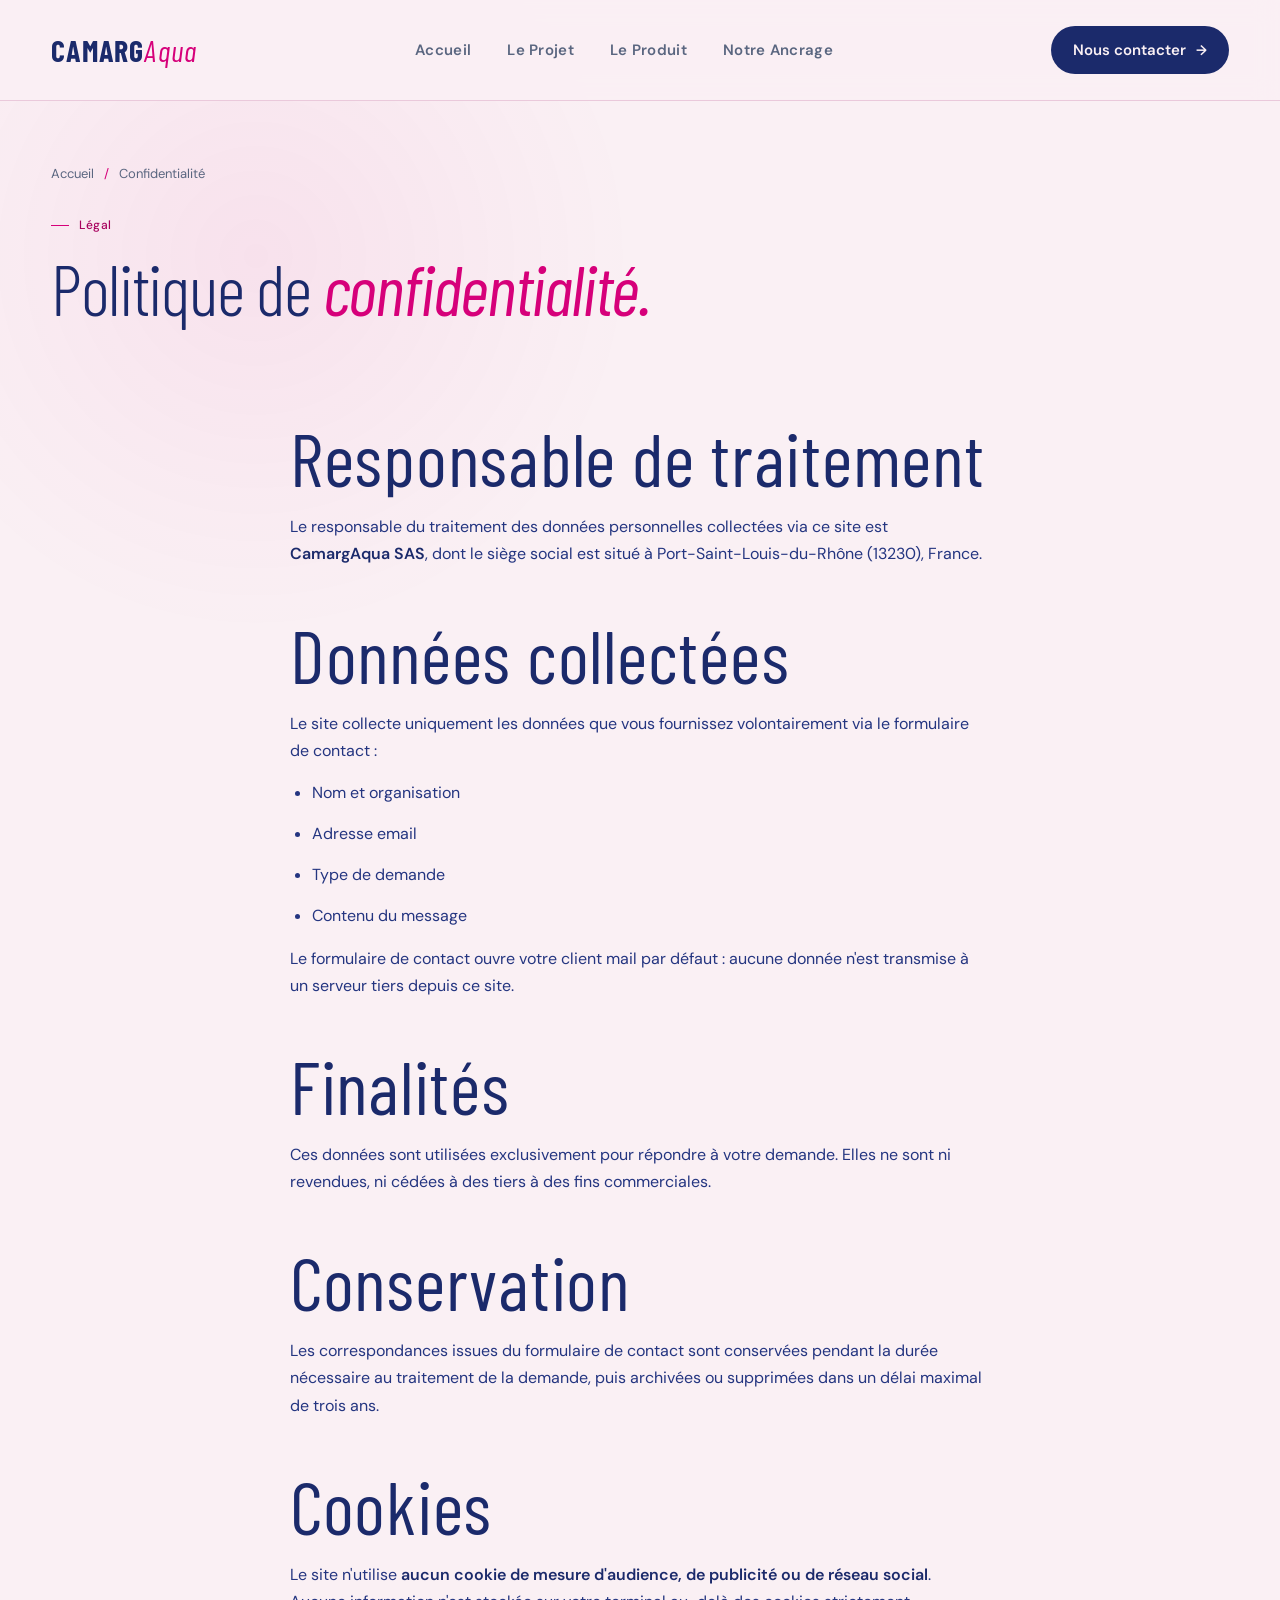
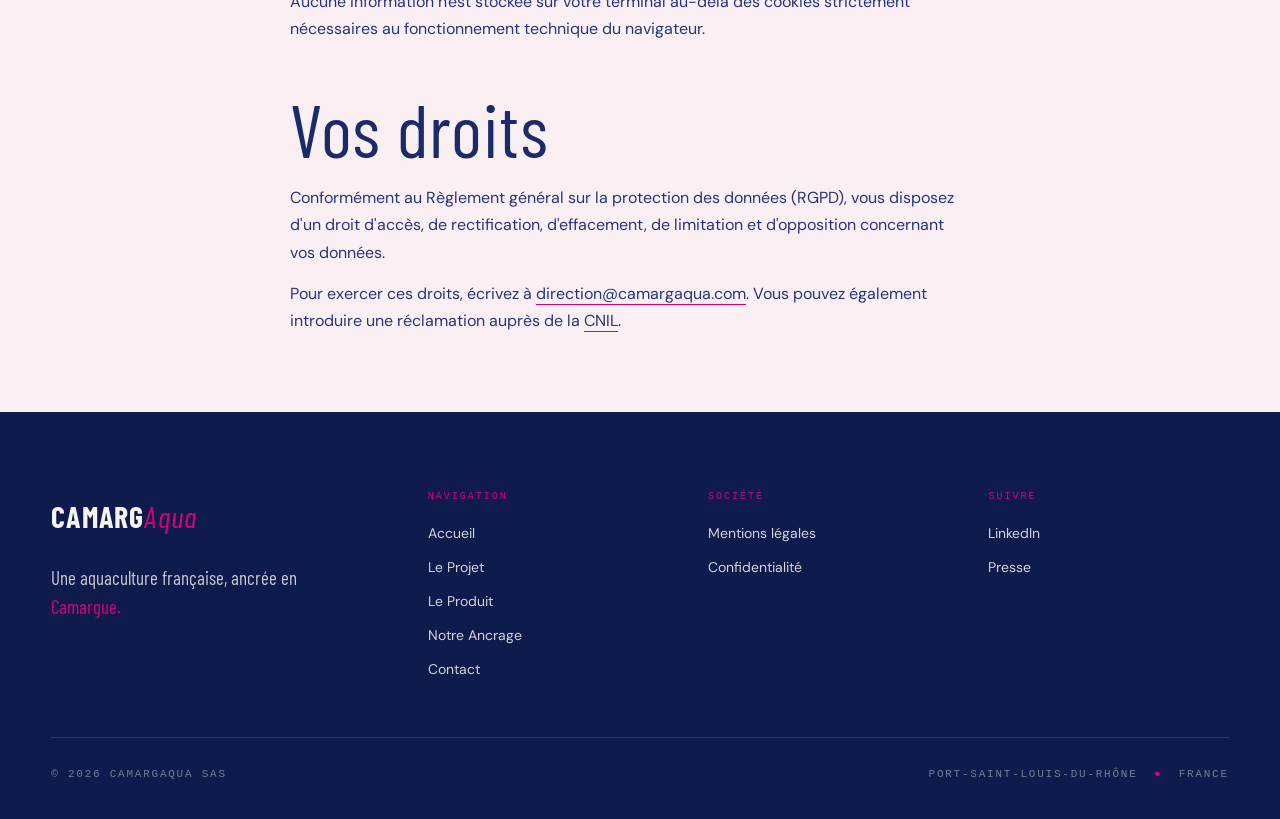
<file: legal/confidentialite.html>
﻿<!doctype html>
<html lang="fr">
<head>
<meta charset="utf-8" />
<meta name="viewport" content="width=device-width, initial-scale=1, viewport-fit=cover" />
<title>Politique de confidentialité — CamargAqua</title>
<meta name="description" content="Politique de confidentialité du site CamargAqua. Données collectées, finalités, droits RGPD." />
<meta name="robots" content="noindex, follow" />
<meta name="theme-color" content="#FBF3EC" />
<link rel="canonical" href="https://camargaqua.com/legal/confidentialite.html" />
<link rel="icon" type="image/svg+xml" href="../assets/favicon.svg" />
<link rel="preconnect" href="https://fonts.googleapis.com" />
<link rel="preconnect" href="https://fonts.gstatic.com" crossorigin />
<link href="https://fonts.googleapis.com/css2?family=Barlow+Condensed:ital,wght@0,400;0,600;0,700;1,400&family=DM+Sans:wght@300;400;500;600&display=swap" rel="stylesheet" />
<link rel="stylesheet" href="../assets/site.css" />
<style>
.legal-prose { max-width: 70ch; margin: 0 auto; }
.legal-prose h2 { font-size: clamp(28px, 3vw, 36px); font-weight: 400; margin: 48px 0 16px; }
.legal-prose p, .legal-prose li { font-size: 16px; line-height: 1.7; color: var(--royal-2); margin: 0 0 14px; }
.legal-prose ul { padding-left: 22px; }
.legal-prose strong { color: var(--royal); font-weight: 600; }
.legal-prose a { border-bottom: 1px solid var(--shrimp); }
</style>
<!-- Weglot — traduction EN -->
<script type="text/javascript" src="https://cdn.weglot.com/weglot.min.js"></script>
<script>Weglot.initialize({ api_key: 'wg_7e1f7a665308f91f25284aea1e1626b20' });</script>
</head>
<body>

<a class="skip-link" href="#main">Aller au contenu</a>

<header class="topbar">
  <div class="wrap topbar-inner">
    <a class="brand" href="../index.html"><span class="brand-mark"></span><span class="brand-name">Camarg<em>Aqua</em></span></a>
    <nav class="primary" aria-label="Navigation principale">
      <a href="../index.html">Accueil</a>
      <a href="../projet.html">Le Projet</a>
      <a href="../produit.html">Le Produit</a>
      <a href="../ancrage.html">Notre Ancrage</a>
    </nav>
    <a class="cta" href="../contact.html">Nous contacter</a>
    <button class="menu-toggle" type="button" aria-label="Ouvrir le menu" aria-expanded="false">
      <svg class="icon-open" viewBox="0 0 24 24" fill="none" stroke="currentColor" stroke-width="2" stroke-linecap="round" aria-hidden="true"><line x1="4" y1="7" x2="20" y2="7"/><line x1="4" y1="12" x2="20" y2="12"/><line x1="4" y1="17" x2="20" y2="17"/></svg>
      <svg class="icon-close" viewBox="0 0 24 24" fill="none" stroke="currentColor" stroke-width="2" stroke-linecap="round" aria-hidden="true"><line x1="6" y1="6" x2="18" y2="18"/><line x1="6" y1="18" x2="18" y2="6"/></svg>
    </button>
  </div>
</header>

<main id="main">

<section class="page-hero">
  <div class="wrap">
    <nav class="breadcrumb" aria-label="Fil d'ariane"><a href="../index.html">Accueil</a><span class="sep">/</span>Confidentialité</nav>
    <div class="eyebrow">Légal</div>
    <h1 style="margin-top: 18px; font-weight: 300;">Politique de <span class="it">confidentialité.</span></h1>
  </div>
</section>

<section style="padding-top: 0;">
  <div class="wrap">
    <article class="legal-prose">
      <h2>Responsable de traitement</h2>
      <p>
        Le responsable du traitement des données personnelles collectées via ce site est <strong>CamargAqua SAS</strong>, dont le siège social est situé à Port-Saint-Louis-du-Rhône (13230), France.
      </p>

      <h2>Données collectées</h2>
      <p>
        Le site collecte uniquement les données que vous fournissez volontairement via le formulaire de contact :
      </p>
      <ul>
        <li>Nom et organisation</li>
        <li>Adresse email</li>
        <li>Type de demande</li>
        <li>Contenu du message</li>
      </ul>
      <p>
        Le formulaire de contact ouvre votre client mail par défaut : aucune donnée n'est transmise à un serveur tiers depuis ce site.
      </p>

      <h2>Finalités</h2>
      <p>
        Ces données sont utilisées exclusivement pour répondre à votre demande. Elles ne sont ni revendues, ni cédées à des tiers à des fins commerciales.
      </p>

      <h2>Conservation</h2>
      <p>
        Les correspondances issues du formulaire de contact sont conservées pendant la durée nécessaire au traitement de la demande, puis archivées ou supprimées dans un délai maximal de trois ans.
      </p>

      <h2>Cookies</h2>
      <p>
        Le site n'utilise <strong>aucun cookie de mesure d'audience, de publicité ou de réseau social</strong>. Aucune information n'est stockée sur votre terminal au-delà des cookies strictement nécessaires au fonctionnement technique du navigateur.
      </p>

      <h2>Vos droits</h2>
      <p>
        Conformément au Règlement général sur la protection des données (RGPD), vous disposez d'un droit d'accès, de rectification, d'effacement, de limitation et d'opposition concernant vos données.
      </p>
      <p>
        Pour exercer ces droits, écrivez à <a href="mailto:direction@camargaqua.com">direction@camargaqua.com</a>. Vous pouvez également introduire une réclamation auprès de la <a href="https://www.cnil.fr" rel="noopener">CNIL</a>.
      </p>
    </article>
  </div>
</section>

</main>

<footer class="foot">
  <div class="wrap">
    <div class="foot-grid">
      <div>
        <a class="brand" href="../index.html" style="color:#F5F4F0;"><span class="brand-mark"></span><span class="brand-name">Camarg<em>Aqua</em></span></a>
        <div class="tagline">Une aquaculture française, ancrée en <em>Camargue.</em></div>
      </div>
      <div class="col"><h5>Navigation</h5><ul>
        <li><a href="../index.html">Accueil</a></li>
        <li><a href="../projet.html">Le Projet</a></li>
        <li><a href="../produit.html">Le Produit</a></li>
        <li><a href="../ancrage.html">Notre Ancrage</a></li>
        <li><a href="../contact.html">Contact</a></li>
      </ul></div>
      <div class="col"><h5>Société</h5><ul>
        <li><a href="mentions-legales.html">Mentions légales</a></li>
        <li><a href="confidentialite.html">Confidentialité</a></li>
      </ul></div>
      <div class="col"><h5>Suivre</h5><ul>
        <li><a href="#" rel="noopener">LinkedIn</a></li>
        <li><a href="../contact.html">Presse</a></li>
      </ul></div>
    </div>
    <div class="foot-bottom">
      <span>© 2026 CamargAqua SAS</span>
      <span>Port-Saint-Louis-du-Rhône <span class="dot">●</span> France</span>
    </div>
  </div>
</footer>

<script src="../assets/site.js" defer></script>
</body>
</html>
</file>
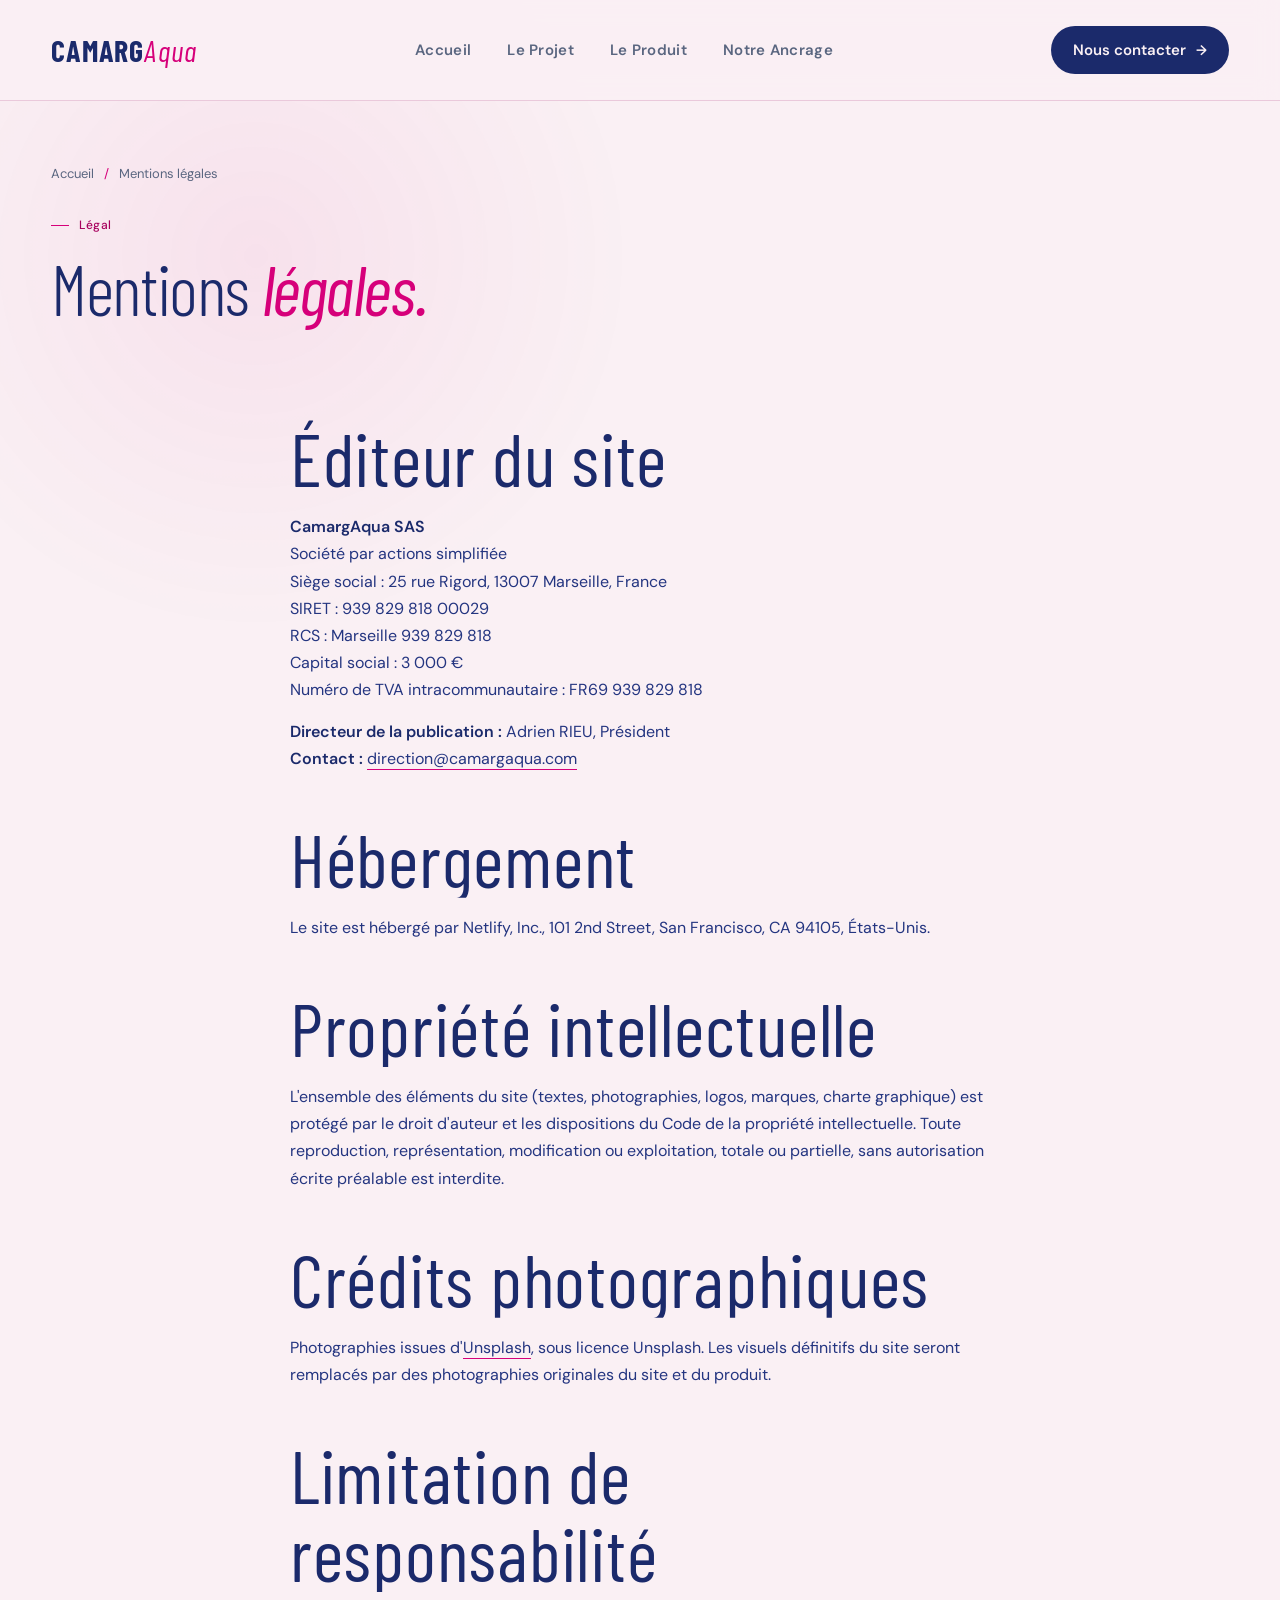
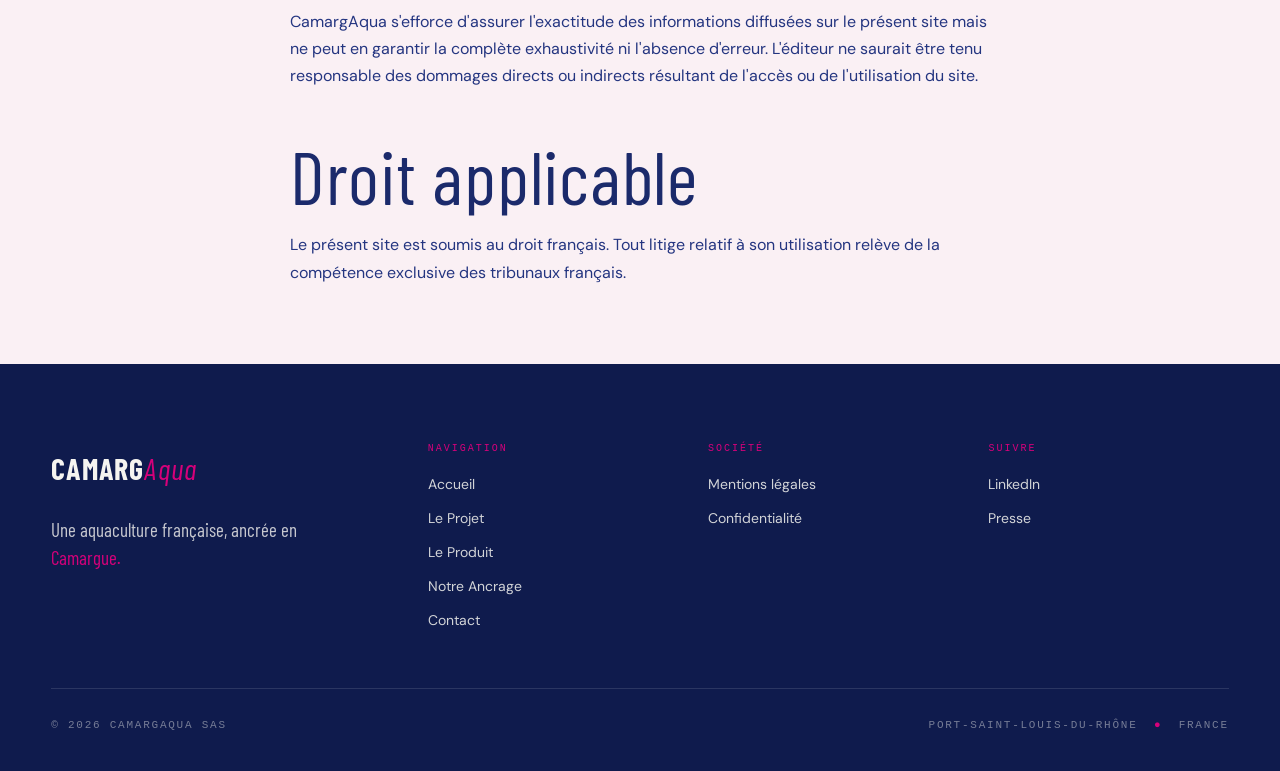
<file: legal/mentions-legales.html>
﻿<!doctype html>
<html lang="fr">
<head>
<meta charset="utf-8" />
<meta name="viewport" content="width=device-width, initial-scale=1, viewport-fit=cover" />
<title>Mentions légales — CamargAqua</title>
<meta name="description" content="Mentions légales du site CamargAqua." />
<meta name="robots" content="noindex, follow" />
<meta name="theme-color" content="#FBF3EC" />
<link rel="canonical" href="https://camargaqua.com/legal/mentions-legales.html" />
<link rel="icon" type="image/svg+xml" href="../assets/favicon.svg" />
<link rel="preconnect" href="https://fonts.googleapis.com" />
<link rel="preconnect" href="https://fonts.gstatic.com" crossorigin />
<link href="https://fonts.googleapis.com/css2?family=Barlow+Condensed:ital,wght@0,400;0,600;0,700;1,400&family=DM+Sans:wght@300;400;500;600&display=swap" rel="stylesheet" />
<link rel="stylesheet" href="../assets/site.css" />
<style>
.legal-prose { max-width: 70ch; margin: 0 auto; }
.legal-prose h2 { font-size: clamp(28px, 3vw, 36px); font-weight: 400; margin: 48px 0 16px; }
.legal-prose p, .legal-prose li { font-size: 16px; line-height: 1.7; color: var(--royal-2); margin: 0 0 14px; }
.legal-prose ul { padding-left: 22px; }
.legal-prose strong { color: var(--royal); font-weight: 600; }
.legal-prose a { border-bottom: 1px solid var(--shrimp); }
</style>
<!-- Weglot — traduction EN -->
<script type="text/javascript" src="https://cdn.weglot.com/weglot.min.js"></script>
<script>Weglot.initialize({ api_key: 'wg_7e1f7a665308f91f25284aea1e1626b20' });</script>
</head>
<body>

<a class="skip-link" href="#main">Aller au contenu</a>

<header class="topbar">
  <div class="wrap topbar-inner">
    <a class="brand" href="../index.html"><span class="brand-mark"></span><span class="brand-name">Camarg<em>Aqua</em></span></a>
    <nav class="primary" aria-label="Navigation principale">
      <a href="../index.html">Accueil</a>
      <a href="../projet.html">Le Projet</a>
      <a href="../produit.html">Le Produit</a>
      <a href="../ancrage.html">Notre Ancrage</a>
    </nav>
    <a class="cta" href="../contact.html">Nous contacter</a>
    <button class="menu-toggle" type="button" aria-label="Ouvrir le menu" aria-expanded="false">
      <svg class="icon-open" viewBox="0 0 24 24" fill="none" stroke="currentColor" stroke-width="2" stroke-linecap="round" aria-hidden="true"><line x1="4" y1="7" x2="20" y2="7"/><line x1="4" y1="12" x2="20" y2="12"/><line x1="4" y1="17" x2="20" y2="17"/></svg>
      <svg class="icon-close" viewBox="0 0 24 24" fill="none" stroke="currentColor" stroke-width="2" stroke-linecap="round" aria-hidden="true"><line x1="6" y1="6" x2="18" y2="18"/><line x1="6" y1="18" x2="18" y2="6"/></svg>
    </button>
  </div>
</header>

<main id="main">

<section class="page-hero">
  <div class="wrap">
    <nav class="breadcrumb" aria-label="Fil d'ariane"><a href="../index.html">Accueil</a><span class="sep">/</span>Mentions légales</nav>
    <div class="eyebrow">Légal</div>
    <h1 style="margin-top: 18px; font-weight: 300;">Mentions <span class="it">légales.</span></h1>
  </div>
</section>

<section style="padding-top: 0;">
  <div class="wrap">
    <article class="legal-prose">
      <h2>Éditeur du site</h2>
      <p>
        <strong>CamargAqua SAS</strong><br />
        Société par actions simplifiée<br />
        Siège social : 25 rue Rigord, 13007 Marseille, France<br />
        SIRET : 939 829 818 00029<br />
        RCS : Marseille 939 829 818<br />
        Capital social : 3 000 €<br />
        Numéro de TVA intracommunautaire : FR69 939 829 818
      </p>
      <p>
        <strong>Directeur de la publication :</strong> Adrien RIEU, Président<br />
        <strong>Contact :</strong> <a href="mailto:direction@camargaqua.com">direction@camargaqua.com</a>
      </p>

      <h2>Hébergement</h2>
      <p>
        Le site est hébergé par Netlify, Inc., 101 2nd Street, San Francisco, CA 94105, États-Unis.
      </p>

      <h2>Propriété intellectuelle</h2>
      <p>
        L'ensemble des éléments du site (textes, photographies, logos, marques, charte graphique) est protégé par le droit d'auteur et les dispositions du Code de la propriété intellectuelle. Toute reproduction, représentation, modification ou exploitation, totale ou partielle, sans autorisation écrite préalable est interdite.
      </p>

      <h2>Crédits photographiques</h2>
      <p>
        Photographies issues d'<a href="https://unsplash.com" rel="noopener">Unsplash</a>, sous licence Unsplash. Les visuels définitifs du site seront remplacés par des photographies originales du site et du produit.
      </p>

      <h2>Limitation de responsabilité</h2>
      <p>
        CamargAqua s'efforce d'assurer l'exactitude des informations diffusées sur le présent site mais ne peut en garantir la complète exhaustivité ni l'absence d'erreur. L'éditeur ne saurait être tenu responsable des dommages directs ou indirects résultant de l'accès ou de l'utilisation du site.
      </p>

      <h2>Droit applicable</h2>
      <p>
        Le présent site est soumis au droit français. Tout litige relatif à son utilisation relève de la compétence exclusive des tribunaux français.
      </p>
    </article>
  </div>
</section>

</main>

<footer class="foot">
  <div class="wrap">
    <div class="foot-grid">
      <div>
        <a class="brand" href="../index.html" style="color:#F5F4F0;"><span class="brand-mark"></span><span class="brand-name">Camarg<em>Aqua</em></span></a>
        <div class="tagline">Une aquaculture française, ancrée en <em>Camargue.</em></div>
      </div>
      <div class="col"><h5>Navigation</h5><ul>
        <li><a href="../index.html">Accueil</a></li>
        <li><a href="../projet.html">Le Projet</a></li>
        <li><a href="../produit.html">Le Produit</a></li>
        <li><a href="../ancrage.html">Notre Ancrage</a></li>
        <li><a href="../contact.html">Contact</a></li>
      </ul></div>
      <div class="col"><h5>Société</h5><ul>
        <li><a href="mentions-legales.html">Mentions légales</a></li>
        <li><a href="confidentialite.html">Confidentialité</a></li>
      </ul></div>
      <div class="col"><h5>Suivre</h5><ul>
        <li><a href="#" rel="noopener">LinkedIn</a></li>
        <li><a href="../contact.html">Presse</a></li>
      </ul></div>
    </div>
    <div class="foot-bottom">
      <span>© 2026 CamargAqua SAS</span>
      <span>Port-Saint-Louis-du-Rhône <span class="dot">●</span> France</span>
    </div>
  </div>
</footer>

<script src="../assets/site.js" defer></script>
</body>
</html>
</file>
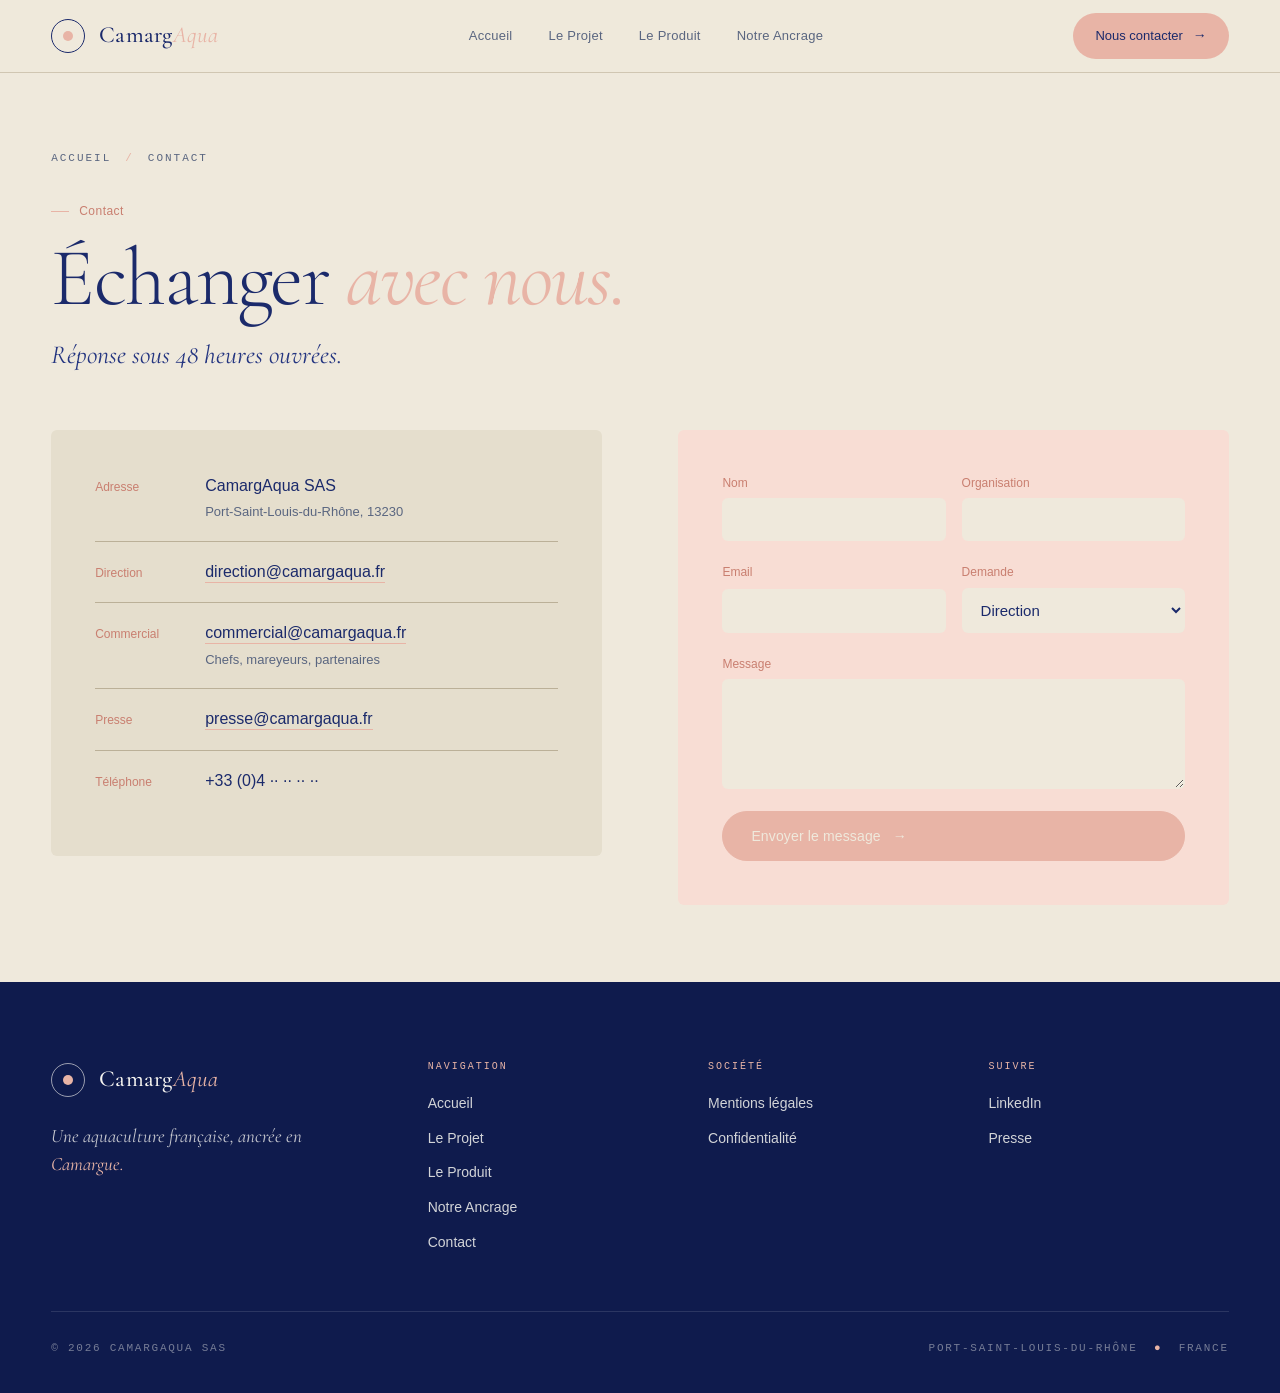
<file: design_extracted/camargaqua/project/contact.html>
﻿<!doctype html>
<html lang="fr">
<head>
<meta charset="utf-8" />
<meta name="viewport" content="width=device-width, initial-scale=1, viewport-fit=cover" />
<title>Contact — CamargAqua</title>
<link rel="preconnect" href="https://fonts.googleapis.com" />
<link rel="preconnect" href="https://fonts.gstatic.com" crossorigin />
<link href="https://fonts.googleapis.com/css2?family=Cormorant+Garamond:ital,wght@0,300;0,400;0,500;1,400;1,500&family=Work+Sans:wght@300;400;500;600&display=swap" rel="stylesheet" />
<link rel="stylesheet" href="assets/site.css" />
<style>
section { padding: clamp(48px, 6vw, 90px) 0; }
.page-hero { padding: clamp(40px, 6vw, 80px) 0 clamp(20px, 3vw, 30px);}
.page-hero h1 { font-size: clamp(48px, 6.4vw, 96px);}
.breadcrumb { font-size: 13px; color: var(--muted); margin-bottom: 24px;}
.breadcrumb a { color: var(--muted);}
.breadcrumb .sep { margin: 0 10px; color: var(--shrimp);}

.contact-grid {
  display: grid; grid-template-columns: 1fr 1fr;
  gap: clamp(40px, 6vw, 80px);
  align-items: start;
}
.contact-card {
  background: var(--bg-soft);
  border-radius: 6px;
  padding: clamp(28px, 4vw, 44px);
}
.contact-row {
  display: grid; grid-template-columns: 110px 1fr;
  padding: 18px 0;
  border-bottom: 1px solid var(--line);
  align-items: baseline;
}
.contact-row:first-child { padding-top: 0;}
.contact-row:last-child { border-bottom: 0;}
.contact-row .k { font-size: 12px; color: var(--shrimp-deep); font-weight: 500;}
.contact-row .v { font-size: 16px; color: var(--royal); }
.contact-row .v a { border-bottom: 1px solid var(--shrimp); padding-bottom: 2px;}
.contact-row .v a:hover{ color: var(--shrimp-deep); }
.contact-row .v small { display:block; color: var(--muted); font-size: 13px; margin-top: 4px; }

.form {
  background: var(--shrimp-pale);
  border-radius: 6px;
  padding: clamp(28px, 4vw, 44px);
  display: grid; gap: 22px;
}
.field { display: grid; gap: 6px;}
.field label { font-size: 12px; color: var(--shrimp-deep); font-weight: 500;}
.field input, .field textarea, .field select {
  font-family: var(--sans); font-size: 15px; color: var(--royal);
  background: var(--bg);
  border: 1px solid transparent;
  border-radius: 6px;
  padding: 12px 14px;
  transition: border-color .2s ease;
}
.field input:focus, .field textarea:focus, .field select:focus {
  outline: 0; border-color: var(--shrimp-deep);
}
.field textarea { resize: vertical; min-height: 110px; }
.form-row { display: grid; grid-template-columns: 1fr 1fr; gap: 16px;}

@media (max-width: 900px){ .contact-grid { grid-template-columns: 1fr; } .form-row { grid-template-columns: 1fr;} }
</style>
</head>
<body data-screen-label="05 Contact">

<header class="topbar">
  <div class="wrap topbar-inner">
    <a class="brand" href="index.html"><span class="brand-mark"></span><span class="brand-name">Camarg<em>Aqua</em></span></a>
    <nav class="primary">
      <a href="index.html">Accueil</a>
      <a href="projet.html">Le Projet</a>
      <a href="produit.html">Le Produit</a>
      <a href="ancrage.html">Notre Ancrage</a>
    </nav>
    <a class="cta" href="contact.html" style="background: var(--shrimp); color: var(--royal);">Nous contacter</a>
  </div>
</header>

<section class="page-hero">
  <div class="wrap">
    <div class="breadcrumb"><a href="index.html">Accueil</a><span class="sep">/</span>Contact</div>
    <div class="eyebrow">Contact</div>
    <h1 style="margin-top: 18px; font-weight: 300;">Échanger <span class="it">avec nous.</span></h1>
    <p class="lede" style="max-width: 50ch; margin-top: 20px;">
      Réponse sous 48 heures ouvrées.
    </p>
  </div>
</section>

<section style="padding-top: 0;">
  <div class="wrap">
    <div class="contact-grid">
      <aside class="contact-card">
        <div class="contact-row">
          <div class="k">Adresse</div>
          <div class="v">CamargAqua SAS<br /><small>Port-Saint-Louis-du-Rhône, 13230</small></div>
        </div>
        <div class="contact-row">
          <div class="k">Direction</div>
          <div class="v"><a href="mailto:direction@camargaqua.fr">direction@camargaqua.fr</a></div>
        </div>
        <div class="contact-row">
          <div class="k">Commercial</div>
          <div class="v"><a href="mailto:commercial@camargaqua.fr">commercial@camargaqua.fr</a><small>Chefs, mareyeurs, partenaires</small></div>
        </div>
        <div class="contact-row">
          <div class="k">Presse</div>
          <div class="v"><a href="mailto:presse@camargaqua.fr">presse@camargaqua.fr</a></div>
        </div>
        <div class="contact-row">
          <div class="k">Téléphone</div>
          <div class="v">+33 (0)4 ·· ·· ·· ··</div>
        </div>
      </aside>

      <form class="form" onsubmit="event.preventDefault(); this.querySelector('button').textContent='Message envoyé ✓';">
        <div class="form-row">
          <div class="field"><label for="f-nom">Nom</label><input id="f-nom" type="text" required /></div>
          <div class="field"><label for="f-org">Organisation</label><input id="f-org" type="text" /></div>
        </div>
        <div class="form-row">
          <div class="field"><label for="f-mail">Email</label><input id="f-mail" type="email" required /></div>
          <div class="field"><label for="f-type">Demande</label>
            <select id="f-type">
              <option>Direction</option><option>Commercial</option><option>Presse</option><option>Partenariat</option><option>Autre</option>
            </select>
          </div>
        </div>
        <div class="field"><label for="f-msg">Message</label><textarea id="f-msg" required></textarea></div>
        <button class="btn btn-primary" type="submit" style="cursor:pointer; align-self: start;">Envoyer le message</button>
      </form>
    </div>
  </div>
</section>

<footer class="foot">
  <div class="wrap">
    <div class="foot-grid">
      <div>
        <a class="brand" href="index.html" style="color:#F5F4F0;"><span class="brand-mark"></span><span class="brand-name">Camarg<em>Aqua</em></span></a>
        <div class="tagline">Une aquaculture française, ancrée en <em>Camargue.</em></div>
      </div>
      <div class="col"><h5>Navigation</h5><ul>
        <li><a href="index.html">Accueil</a></li><li><a href="projet.html">Le Projet</a></li>
        <li><a href="produit.html">Le Produit</a></li><li><a href="ancrage.html">Notre Ancrage</a></li>
        <li><a href="contact.html">Contact</a></li>
      </ul></div>
      <div class="col"><h5>Société</h5><ul><li><a href="#">Mentions légales</a></li><li><a href="#">Confidentialité</a></li></ul></div>
      <div class="col"><h5>Suivre</h5><ul><li><a href="#">LinkedIn</a></li><li><a href="contact.html">Presse</a></li></ul></div>
    </div>
    <div class="foot-bottom">
      <span>© 2026 CamargAqua SAS</span>
      <span>Port-Saint-Louis-du-Rhône <span class="dot">●</span> France</span>
    </div>
  </div>
</footer>
</body>
</html>
</file>
<file: assets/site.css>
/* ===================================================================
   CamargAqua — design tokens & global styles
   =================================================================== */
:root {
  /* Palette — fond blush neutre, accent fuchsia techno */
  --bg:        #FAF0F4;        /* blush très légèrement rosé-cool */
  --bg-soft:   #F3E0EA;        /* rose doux pour respiration de sections */
  --bg-warm:   #EAC8D8;        /* rose moyen pour zones d'accent */
  --pearl:     #DDA8C4;
  --line:      #E0B0CC;        /* filets rose-fuchsia doux */

  --royal:     #1B2A6B;
  --royal-2:   #243580;
  --royal-3:   #0F1B4D;
  --ocean:     #3854A8;
  --ocean-2:   #6E84C4;

  --shrimp:        #D6007A;    /* fuchsia vif — accent principal */
  --shrimp-soft:   #E8409A;    /* fuchsia moyen */
  --shrimp-pale:   #FFD6EB;    /* fuchsia très pâle — backgrounds */
  --shrimp-deep:   #A8005E;    /* fuchsia profond — textes accent */

  --ink:       var(--royal);
  --muted:     #5A6680;
  --muted-2:   #8E96AE;

  /* Barlow Condensed = titres, DM Sans = corps */
  --display: "Barlow Condensed", "Arial Narrow", Arial, sans-serif;
  --sans:    "DM Sans", -apple-system, BlinkMacSystemFont, "Helvetica Neue", Arial, sans-serif;
  --serif:   "Barlow Condensed", "Arial Narrow", Arial, sans-serif; /* compat alias */
  --mono:    "JetBrains Mono", ui-monospace, SFMono-Regular, Menlo, monospace;

  --maxw: 1680px;
  --gutter: max(20px, 4vw);
}

* { box-sizing: border-box; }
html, body { margin: 0; padding: 0; }
html { scroll-behavior: smooth; overflow-x: hidden; }
body {
  background: var(--bg);
  color: var(--royal);
  font-family: var(--sans);
  font-size: 15px;
  line-height: 1.6;
  font-weight: 400;
  -webkit-font-smoothing: antialiased;
  text-rendering: optimizeLegibility;
  overflow-x: hidden;
  max-width: 100vw;
}
img { max-width: 100%; display: block; }
a { color: inherit; text-decoration: none; }
::selection { background: var(--shrimp); color: var(--bg); }

/* Hide all scrollbars */
::-webkit-scrollbar { display: none; }
* { scrollbar-width: none; -ms-overflow-style: none; }

.wrap {
  max-width: var(--maxw);
  margin: 0 auto;
  /* Definitive mobile padding fix — includes iOS notch safe area */
  padding-left: max(var(--gutter), calc(env(safe-area-inset-left) + 20px));
  padding-right: max(var(--gutter), calc(env(safe-area-inset-right) + 20px));
}

/* Skip link for keyboard users */
.skip-link {
  position: absolute; left: -9999px; top: 0;
  background: var(--royal); color: var(--bg);
  padding: 12px 18px; z-index: 100;
  border-radius: 0 0 6px 0;
  font-size: 14px; font-weight: 500;
}
.skip-link:focus { left: 0; }

/* ——— Type system ——— */
.eyebrow {
  font-family: var(--sans);
  font-size: 12px;
  letter-spacing: 0.04em;
  color: var(--shrimp-deep);
  font-weight: 500;
  display: inline-flex;
  align-items: center;
  gap: 10px;
}
.eyebrow .num { color: var(--shrimp-deep); font-weight: 500; opacity: 0.7; }
.eyebrow::before {
  content: ""; width: 18px; height: 1px; background: var(--shrimp);
}
.eyebrow.no-rule::before { display: none; }

h1, h2, h3, h4, h5 {
  font-family: var(--display);
  font-weight: 700;
  color: var(--royal);
  margin: 0;
  letter-spacing: 0.01em;
  line-height: 1.05;
  text-wrap: balance;
}
h1 { font-weight: 700; letter-spacing: 0.01em; }
h2 { font-weight: 300; font-size: clamp(48px, 5.8vw, 88px) !important; line-height: 1.05; }
h3 { font-weight: 600; }
h4 { font-weight: 600; letter-spacing: 0.02em; }
/* Italic accent words use Barlow Condensed Italic */
.it      { font-family: var(--display); font-style: italic; color: var(--shrimp); font-weight: 400; }
.it-blue { font-family: var(--display); font-style: italic; color: var(--ocean);  font-weight: 400; }
/* <em> dans les titres et citations = même style que .it */
h1 em, h2 em, h3 em, .t-quote em, .manifesto-text .quote em, .pf-text em {
  font-family: var(--display);
  font-style: italic;
  color: var(--shrimp);
  font-weight: 400;
}
p { text-wrap: pretty; font-family: var(--sans); }
.lede {
  font-family: var(--sans);
  font-size: clamp(16px, 1.7vw, 21px);
  line-height: 1.55;
  color: var(--royal-2);
  font-weight: 400;
  font-style: normal;
}

/* ——— Top bar — fixed partout ——— */
.topbar {
  position: fixed;
  top: 0; left: 0; right: 0;
  z-index: 50;
  background: color-mix(in oklab, var(--bg) 94%, transparent);
  backdrop-filter: saturate(140%) blur(12px);
  -webkit-backdrop-filter: saturate(140%) blur(12px);
  border-bottom: 1px solid color-mix(in oklab, var(--line) 60%, transparent);
}
body { padding-top: 72px; } /* offset for fixed topbar on mobile */
@media (min-width: 901px) {
  body { padding-top: 100px; }
}
.topbar-inner {
  display: flex; align-items: center; justify-content: space-between;
  height: 72px; /* compact mobile-first */
  gap: 16px;
}
@media (min-width: 901px) {
  .topbar-inner { height: 100px; }
}
.brand { display: flex; align-items: center; gap: 10px; }
.brand-mark { display: none; } /* circle icon removed */
.brand-name {
  font-family: var(--display);
  font-size: clamp(22px, 2.4vw, 30px);
  letter-spacing: 0.04em;
  color: var(--royal);
  font-weight: 700;
  text-transform: uppercase;
}
.brand-name em { font-style: italic; color: var(--shrimp); font-weight: 400; text-transform: none; }
nav.primary { display: flex; gap: 36px; align-items: center; }
nav.primary a {
  font-size: 15px; color: var(--muted); font-weight: 600;
  letter-spacing: 0.02em;
  transition: color .2s ease;
  position: relative;
  padding: 6px 0;
}
nav.primary a:hover { color: var(--royal); }
nav.primary a.active { color: var(--royal); }
nav.primary a.active::after {
  content: ""; position: absolute; bottom: -2px; left: 0; width: 100%;
  height: 1px; background: var(--shrimp);
}
.topbar .cta {
  font-family: var(--sans); font-size: 15px; font-weight: 600;
  color: var(--bg);
  background: var(--royal);
  padding: 12px 22px;
  border-radius: 999px;
  display: inline-flex; align-items: center; gap: 10px;
  transition: background .2s ease;
}
.topbar .cta:hover { background: var(--shrimp); color: var(--bg); }
.topbar .cta::after { content: "→"; font-family: var(--sans); font-size: 14px; }

/* Mobile menu toggle button */
.menu-toggle {
  display: none;
  background: transparent;
  border: 1px solid var(--royal);
  border-radius: 999px;
  width: 42px; height: 42px;
  align-items: center; justify-content: center;
  cursor: pointer;
  padding: 0;
  color: var(--royal);
  position: relative;
  z-index: 101;
}
.menu-toggle:focus-visible {
  outline: 2px solid var(--shrimp-deep);
  outline-offset: 2px;
}
.menu-toggle svg { width: 18px; height: 18px; }
.menu-toggle .icon-close { display: none; }
body.menu-open .menu-toggle .icon-open { display: none; }
body.menu-open .menu-toggle .icon-close { display: block; }

/* Mobile nav overlay */
.mobile-nav-overlay {
  display: none;
  position: fixed;
  top: 72px; left: 0; right: 0;
  height: calc(100vh - 72px);
  background: var(--bg);
  z-index: 99;
  padding: 24px 22px;
  overflow-y: auto;
  border-top: 1px solid color-mix(in oklab, var(--line) 60%, transparent);
  flex-direction: column;
  gap: 0;
}
body.menu-open .mobile-nav-overlay { display: flex; }
body.menu-open { overflow: hidden; }
.mobile-nav-overlay a {
  font-size: 24px;
  font-family: var(--serif);
  color: var(--royal);
  padding: 20px 0;
  border-bottom: 1px solid color-mix(in oklab, var(--line) 50%, transparent);
  text-decoration: none;
  display: block;
  transition: color .2s ease, padding-left .2s ease;
}
.mobile-nav-overlay a:hover,
.mobile-nav-overlay a.active { color: var(--shrimp-deep); padding-left: 6px; }
.mobile-nav-overlay .mobile-cta {
  margin-top: 28px;
  display: inline-flex;
  align-items: center;
  gap: 10px;
  background: var(--royal);
  color: var(--bg);
  padding: 16px 28px;
  border-radius: 999px;
  font-family: var(--sans);
  font-size: 15px;
  font-weight: 500;
  align-self: flex-start;
}
.mobile-nav-overlay .mobile-cta::after { content: "→"; }

@media (max-width: 900px) {
  nav.primary { display: none !important; } /* hide desktop nav, replaced by mobile-nav-overlay */
  .menu-toggle { display: inline-flex; }
  .topbar .cta { display: none; }
}

/* ——— Hero single-stat card ——— */
.hero-single-stat {
  background: rgba(250,233,226,0.82);
  backdrop-filter: blur(14px);
  -webkit-backdrop-filter: blur(14px);
  border-radius: 12px;
  padding: clamp(32px, 4vw, 52px) clamp(28px, 3.5vw, 44px);
  display: flex;
  flex-direction: column;
  justify-content: center;
  align-self: center;
}
.hss-eyebrow {
  font-size: 11px; letter-spacing: 0.14em; text-transform: uppercase;
  color: var(--shrimp-deep); font-weight: 600; margin-bottom: 16px;
}
.hss-num {
  font-family: var(--serif);
  font-size: clamp(80px, 10vw, 136px);
  font-weight: 300;
  color: var(--royal);
  line-height: 0.9;
  letter-spacing: -0.04em;
}
.hss-unit {
  font-family: var(--serif);
  font-size: clamp(20px, 2.4vw, 32px);
  color: var(--shrimp-deep);
  font-style: normal;
  margin-top: 6px;
  letter-spacing: 0.02em;
}
.hss-rule { width: 36px; height: 2px; background: var(--shrimp); margin: 20px 0; }
.hss-label {
  font-size: 13px; color: var(--muted);
  line-height: 1.7;
  max-width: 22ch;
}
@media (max-width: 900px) {
  .hero-single-stat { padding: 24px 20px; }
  .hss-num { font-size: clamp(56px, 12vw, 80px); }
  .hss-unit { font-size: 18px; }
}

/* ——— Section frame — réduit de ~35% ——— */
section { position: relative; padding: clamp(36px, 5vw, 72px) 0; }
.section-head {
  display: grid; grid-template-columns: 1fr 1.6fr; gap: 48px;
  align-items: end;
  margin-bottom: 56px;
}
.section-head h2 { font-size: clamp(44px, 5.5vw, 72px); }
.section-head .head-meta { display: flex; flex-direction: column; gap: 18px; }
@media (max-width: 900px) {
  .section-head { grid-template-columns: 1fr; gap: 24px; margin-bottom: 36px; }
}

/* ——— Page hero ——— */
.page-hero {
  position: relative;
  padding: clamp(36px, 5vw, 80px) 0 clamp(24px, 4vw, 48px);
  overflow: hidden;
}
/* Hero avec image en fond — texte superposé, overlay discret */
.page-hero-bg {
  display: flex;
  align-items: flex-end;
  padding-bottom: clamp(36px, 5vw, 64px);
  /* G — shimmer eau sur toutes les pages */
  animation: page-hero-shimmer 16s ease-in-out infinite;
  will-change: filter;
}
@keyframes page-hero-shimmer {
  0%   { filter: brightness(1.00) saturate(1.00); }
  35%  { filter: brightness(0.97) saturate(1.04) blur(0.2px); }
  70%  { filter: brightness(1.02) saturate(0.97); }
  100% { filter: brightness(1.00) saturate(1.00); }
}
.page-hero-bg .breadcrumb,
.page-hero-bg .eyebrow { opacity: 0.85; }
.page-hero-bg h1 { text-shadow: 0 1px 10px rgba(250,233,226,0.5); }
.page-hero-bg h1 .it {
  background: none;
  color: var(--shrimp);
  padding: 0;
  box-decoration-break: unset;
  -webkit-box-decoration-break: unset;
}
.page-hero .breadcrumb {
  font-size: 13px; color: var(--muted);
  margin-bottom: 24px;
}
.page-hero .breadcrumb a { color: var(--muted); }
.page-hero .breadcrumb a:hover { color: var(--royal); }
.page-hero .breadcrumb .sep { margin: 0 10px; color: var(--shrimp); }
.page-hero h1 {
  font-size: clamp(40px, 5.5vw, 80px);
  font-weight: 300;
  line-height: 1.0;
  letter-spacing: -0.02em;
  max-width: 24ch;
}
.page-hero .lede { margin-top: 20px; max-width: 60ch; font-size: clamp(17px, 1.8vw, 22px); }
.page-hero-image {
  margin-top: 24px;
  height: clamp(200px, 28vw, 380px);
  border-radius: 8px;
  overflow: hidden;
  position: relative;
  background: var(--royal-3);
  /* Pleine largeur relative au wrap — aligné avec le contenu */
  width: 100%;
}
.page-hero-image img {
  width: 100%; height: 100%; object-fit: cover;
  position: absolute; inset: 0;
}

/* ——— Pillars ——— */
.pillars {
  display: grid; grid-template-columns: repeat(3, 1fr);
  gap: 24px;
}
.pillar { background: var(--bg); padding: 44px 36px; transition: background .25s ease; border-radius: 6px; }
.pillar:hover { background: var(--bg-soft); }
.pillar .num { font-family: var(--serif); font-style: normal; font-size: 28px; color: var(--shrimp); font-weight: 400; }
.pillar h3 { font-size: 28px; margin: 18px 0 14px; font-weight: 500; }
.pillar p { font-size: 15px; color: var(--muted); line-height: 1.65; margin: 0; }
@media (max-width: 820px) { .pillars { grid-template-columns: 1fr; } }

/* ——— Stats ——— */
.stats {
  display: grid; grid-template-columns: repeat(4, 1fr);
  gap: 20px;
}
.stat-card {
  background: var(--bg-soft);
  border-radius: 6px;
  padding: 32px 24px;
}
.stat-card.pink { background: var(--shrimp-pale); }
.stat-card .v {
  font-family: var(--serif);
  font-size: clamp(36px, 4vw, 52px);
  line-height: 1; color: var(--royal); font-weight: 400;
}
.stat-card .v .u { font-size: 0.4em; color: var(--shrimp-deep); margin-left: 4px; font-style: normal; }
.stat-card .l { font-size: 13px; color: var(--muted); margin-top: 14px; }
@media (max-width: 820px) { .stats { grid-template-columns: repeat(2, 1fr); } }

/* ——— Buttons ——— */
.btn {
  font-family: var(--sans); font-size: 14px; letter-spacing: 0.01em;
  font-weight: 500;
  padding: 16px 28px;
  display: inline-flex; align-items: center; gap: 12px;
  transition: all .25s ease;
  border: 1px solid var(--royal);
  border-radius: 999px;
  color: var(--royal);
  background: transparent;
  cursor: pointer;
  text-decoration: none;
}
.btn::after { content: "→"; font-family: var(--sans); font-size: 14px; }
.btn:hover { background: var(--royal); color: var(--bg); }
.btn-primary {
  background: var(--shrimp);
  color: var(--bg);
  border-color: var(--shrimp);
}
.btn-primary:hover { background: var(--shrimp-deep); border-color: var(--shrimp-deep); color: var(--bg); }
.btn-ghost-light {
  border-color: rgba(245, 244, 240, 0.4);
  color: var(--bg);
}
.btn-ghost-light:hover { background: var(--shrimp); border-color: var(--shrimp); color: var(--bg); }

/* ——— CTA strip ——— */
.cta-strip {
  background: var(--shrimp);
  color: var(--bg);
  padding: clamp(48px, 6vw, 88px) 0;
  position: relative;
  overflow: hidden;
}
.cta-strip::before {
  content: ""; position: absolute; inset: 0;
  background: radial-gradient(800px 280px at 90% -20%, rgba(255, 255, 255, 0.18), transparent 60%);
  pointer-events: none;
}
.cta-strip .wrap {
  display: grid; grid-template-columns: 1.6fr 1fr;
  gap: 48px; align-items: end; position: relative;
}
.cta-strip h2 { color: var(--bg); font-size: clamp(36px, 4.4vw, 56px); font-weight: 300; }
.cta-strip h2 em { font-style: normal; color: var(--royal); font-weight: 400; }
.cta-strip .actions { display: flex; gap: 14px; justify-content: flex-end; flex-wrap: wrap; }
.cta-strip .btn { border-color: var(--bg); color: var(--bg); }
.cta-strip .btn:hover { background: var(--bg); color: var(--shrimp); border-color: var(--bg); }
.cta-strip .btn-primary { background: var(--royal); border-color: var(--royal); color: var(--bg); }
.cta-strip .btn-primary:hover { background: var(--royal-3); border-color: var(--royal-3); color: var(--bg); }
@media (max-width: 820px) {
  .cta-strip .wrap { grid-template-columns: 1fr; }
  .cta-strip .actions { justify-content: flex-start; }
}

/* ——— Footer ——— */
footer.foot {
  background: var(--royal-3);
  color: rgba(245, 244, 240, 0.7);
  padding: 80px 0 36px;
}
.foot-grid {
  display: grid; grid-template-columns: 1.4fr 1fr 1fr 1fr;
  gap: 40px;
  padding-bottom: 56px;
  border-bottom: 1px solid rgba(245, 244, 240, 0.12);
}
.foot .brand-name { color: #F5F4F0; }
.foot .brand-mark { border-color: rgba(245, 244, 240, 0.6); background: transparent; }
.foot .col h5 {
  font-family: var(--mono);
  font-size: 10px; letter-spacing: 0.2em; text-transform: uppercase;
  color: var(--shrimp);
  margin: 0 0 18px; font-weight: 500;
}
.foot .col ul { margin: 0; padding: 0; list-style: none; display: grid; gap: 10px; }
.foot .col a { font-size: 14px; color: rgba(245, 244, 240, 0.85); }
.foot .col a:hover { color: var(--shrimp); }
.foot .tagline {
  font-family: var(--serif); font-style: normal;
  font-size: 19px; color: rgba(245, 244, 240, 0.8);
  max-width: 32ch; margin-top: 24px;
  line-height: 1.5;
}
.foot .tagline em { font-style: normal; color: var(--shrimp); }
.foot-bottom {
  display: flex; justify-content: space-between; align-items: center;
  padding-top: 28px;
  font-family: var(--mono);
  font-size: 11px; letter-spacing: 0.16em; text-transform: uppercase;
  color: rgba(245, 244, 240, 0.45);
}
.foot-bottom span .dot { color: var(--shrimp); margin: 0 8px; }
@media (max-width: 900px) {
  .foot-grid { grid-template-columns: 1fr 1fr; }
  .foot-bottom { flex-direction: column; gap: 14px; align-items: flex-start; }
}

/* ——— Tag pill ——— */
.tag {
  display: inline-flex; align-items: center; gap: 8px;
  padding: 6px 14px;
  background: var(--shrimp-pale);
  color: var(--shrimp-deep);
  border-radius: 999px;
  font-family: var(--sans);
  font-size: 12px; letter-spacing: 0.02em;
  font-weight: 500;
}
.tag.royal { background: var(--royal); color: var(--bg); }

/* ——— Image utilities ——— */
.img-frame { position: relative; overflow: hidden; background: var(--bg-soft); }
.img-frame img { width: 100%; height: 100%; object-fit: cover; display: block; }

hr.hairline { border: 0; border-top: 1px solid var(--line); margin: 0; }

/* ——— Form (contact) ——— */
.field { display: grid; gap: 6px; }
.field label { font-size: 12px; color: var(--shrimp-deep); font-weight: 500; }
.field input, .field textarea, .field select {
  font-family: var(--sans); font-size: 15px; color: var(--royal);
  background: var(--bg);
  border: 1px solid transparent;
  border-radius: 6px;
  padding: 12px 14px;
  transition: border-color .2s ease;
  width: 100%;
}
.field input:focus, .field textarea:focus, .field select:focus {
  outline: 2px solid var(--shrimp-deep);
  outline-offset: 2px;
  border-color: var(--shrimp-deep);
}
.field textarea { resize: vertical; min-height: 110px; font-family: var(--sans); }

.form-status {
  font-size: 14px;
  padding: 12px 14px;
  border-radius: 6px;
  display: none;
}
.form-status.ok { display: block; background: var(--shrimp-pale); color: var(--shrimp-deep); }
.form-status.err { display: block; background: #fde2e2; color: #8b1a1a; }

/* ——— Scroll reveal animations ——— */
.reveal {
  opacity: 0;
  transform: translateY(28px);
  transition: opacity 0.75s cubic-bezier(0.16, 1, 0.3, 1),
              transform 0.75s cubic-bezier(0.16, 1, 0.3, 1);
}
.reveal.visible { opacity: 1; transform: none; }
.reveal-delay-1 { transition-delay: 0.08s; }
.reveal-delay-2 { transition-delay: 0.16s; }
.reveal-delay-3 { transition-delay: 0.24s; }
.reveal-delay-4 { transition-delay: 0.32s; }

/* ——— Section dividers ——— */
.section-sep {
  border: 0;
  height: 1px;
  background: linear-gradient(to right, var(--shrimp) 0%, var(--line) 40%, transparent 100%);
  margin: 0;
}

/* ——— Section chapter label ——— */
.chapter-label {
  display: flex;
  align-items: center;
  gap: 14px;
  margin-bottom: 52px;
  border-top: 2px solid var(--shrimp-pale);
  padding-top: 28px;
}
.chapter-label .ch-num {
  font-family: var(--serif);
  font-size: 13px;
  color: var(--shrimp-deep);
  font-style: normal;
  opacity: 0.7;
}
.chapter-label .ch-title {
  font-family: var(--sans);
  font-size: 11px;
  letter-spacing: 0.14em;
  text-transform: uppercase;
  color: var(--muted);
  font-weight: 500;
}

/* ——— Hero stat cards (2×2 grid) ——— */
.hero-stats {
  display: grid;
  grid-template-columns: 1fr 1fr;
  gap: 10px;
}
.hero-stat {
  background: rgba(250,233,226,0.90);
  backdrop-filter: blur(12px);
  -webkit-backdrop-filter: blur(12px);
  padding: 20px 20px 16px;
  border-radius: 8px;
  border-bottom: 2px solid var(--shrimp-pale);
  transition: transform .25s ease, border-color .25s ease, background .25s ease;
  cursor: default;
}
.hero-stat:hover {
  transform: translateY(-3px);
  border-color: var(--shrimp);
  background: rgba(250,233,226,0.98);
}
.hero-stat.accent {
  background: var(--shrimp);
  border-color: var(--shrimp-deep);
}
.hero-stat.accent:hover { background: var(--shrimp-deep); border-color: var(--shrimp-deep); }
.hero-stat-num {
  font-family: var(--serif);
  font-size: clamp(28px, 2.6vw, 40px);
  color: var(--royal);
  font-weight: 400;
  line-height: 1;
  letter-spacing: -0.02em;
}
.hero-stat-num .u {
  font-size: 0.42em;
  color: var(--shrimp-deep);
  margin-left: 3px;
  font-style: normal;
}
.hero-stat.accent .hero-stat-num { color: var(--royal-3); }
.hero-stat-label {
  font-size: 11px;
  color: var(--muted);
  margin-top: 7px;
  line-height: 1.4;
  font-weight: 500;
  letter-spacing: 0.02em;
}
.hero-stat.accent .hero-stat-label { color: rgba(15,27,77,0.65); }
@media (max-width: 900px) {
  .hero-stats { grid-template-columns: 1fr 1fr; gap: 8px; }
  .hero-stat { padding: 14px 16px; }
  .hero-stat-num { font-size: 24px; }
}

/* ——— Terroir / manifesto nouvelle version ——— */
.terroir-block {
  text-align: center;
  max-width: 72ch;
  margin: 0 auto;
}
.terroir-block .t-quote {
  font-family: var(--serif);
  font-size: clamp(36px, 5vw, 72px);
  font-weight: 300;
  line-height: 1.08;
  color: var(--royal);
  letter-spacing: -0.02em;
  font-style: normal;
}
.terroir-block .t-quote em { color: var(--shrimp-deep); font-style: normal; }
.terroir-block .t-sub {
  margin: 28px auto 0;
  font-size: 17px;
  line-height: 1.7;
  color: var(--muted);
  max-width: 52ch;
}
.terroir-pills {
  display: flex;
  flex-wrap: wrap;
  gap: 10px;
  justify-content: center;
  margin-top: 36px;
}
.terroir-pill {
  display: inline-flex;
  align-items: center;
  gap: 8px;
  padding: 10px 20px;
  border-radius: 999px;
  border: 1px solid var(--line);
  font-size: 13px;
  color: var(--royal);
  font-weight: 500;
  background: transparent;
  transition: background .2s ease, border-color .2s ease, color .2s ease, transform .2s ease;
}
.terroir-pill:hover {
  background: var(--shrimp-pale);
  border-color: var(--shrimp);
  color: var(--shrimp-deep);
  transform: translateY(-2px);
}
.terroir-pill svg {
  width: 16px; height: 16px;
  flex-shrink: 0;
  color: var(--shrimp-deep);
  transition: color .2s ease;
}
.terroir-pano {
  margin-top: clamp(48px, 6vw, 80px);
  height: clamp(180px, 22vw, 300px);
  overflow: hidden;
  border-radius: 6px;
  position: relative;
}
.terroir-pano img {
  width: 100%; height: 100%; object-fit: cover;
  object-position: center 60%;
}

/* ——— Opportunité / marché section ——— */
.market-grid {
  display: grid;
  grid-template-columns: 1fr 1fr 1fr;
  gap: 24px;
}
.market-card {
  padding: 40px 32px;
  border-radius: 8px;
  background: var(--bg);
  border-top: 3px solid var(--shrimp-pale);
  transition: border-color .25s ease, transform .25s ease;
}
.market-card:hover {
  border-color: var(--shrimp);
  transform: translateY(-3px);
}
.market-card.featured {
  background: var(--royal-3);
  border-color: var(--shrimp);
  color: var(--bg);
}
.market-card .mc-num {
  font-family: var(--serif);
  font-size: clamp(48px, 5.5vw, 80px);
  font-weight: 300;
  line-height: 1;
  color: var(--royal);
  letter-spacing: -0.03em;
}
.market-card .mc-num .mc-unit {
  font-size: 0.38em;
  color: var(--shrimp-deep);
  margin-left: 4px;
  font-style: normal;
}
.market-card.featured .mc-num { color: var(--bg); }
.market-card.featured .mc-num .mc-unit { color: var(--shrimp); }
.market-card .mc-label {
  font-size: 16px;
  font-weight: 600;
  color: var(--royal);
  margin: 20px 0 10px;
}
.market-card.featured .mc-label { color: var(--bg); }
.market-card .mc-desc {
  font-size: 14px;
  color: var(--muted);
  line-height: 1.6;
  margin: 0;
}
.market-card.featured .mc-desc { color: rgba(250,233,226,0.7); }
@media (max-width: 900px) {
  .market-grid { grid-template-columns: 1fr; }
}

/* ——— RAS technique section ——— */
.ras-grid {
  display: grid;
  grid-template-columns: 1fr 1fr;
  gap: clamp(40px, 5vw, 80px);
  align-items: start;
}
.ras-steps { display: grid; gap: 0; }
.ras-step {
  display: grid;
  grid-template-columns: 48px 1fr;
  gap: 20px;
  padding: 24px 0;
  border-bottom: 1px solid var(--line);
  transition: background .2s ease;
}
.ras-step:first-child { padding-top: 0; }
.ras-step:last-child { border-bottom: 0; }
.ras-step-num {
  font-family: var(--serif);
  font-size: 24px;
  color: var(--shrimp);
  font-style: normal;
  font-weight: 300;
  line-height: 1;
  padding-top: 2px;
}
.ras-step-content h4 {
  font-size: 17px;
  font-weight: 600;
  color: var(--royal);
  margin: 0 0 6px;
}
.ras-step-content p {
  font-size: 14px;
  color: var(--muted);
  line-height: 1.6;
  margin: 0;
}
.ras-params {
  background: var(--royal-3);
  border-radius: 8px;
  padding: 36px 32px;
  color: var(--bg);
}
.ras-params h4 {
  font-family: var(--sans);
  font-size: 11px;
  letter-spacing: 0.16em;
  text-transform: uppercase;
  color: var(--shrimp);
  margin: 0 0 24px;
  font-weight: 500;
}
.ras-param-row {
  display: flex;
  justify-content: space-between;
  align-items: center;
  padding: 14px 0;
  border-bottom: 1px solid rgba(250,233,226,0.12);
}
.ras-param-row:last-child { border-bottom: 0; }
.ras-param-row .rp-name { font-size: 13px; color: rgba(250,233,226,0.65); }
.ras-param-row .rp-val {
  font-family: var(--serif);
  font-size: 20px;
  color: var(--bg);
  font-weight: 400;
}
.ras-param-row .rp-val .rp-u { font-size: 0.55em; color: var(--shrimp); margin-left: 4px; font-style: normal; }
@media (max-width: 820px) {
  .ras-grid { grid-template-columns: 1fr; }
}

/* ——— Produit — nouvelle version ——— */
.produit-hero-grid {
  display: grid;
  grid-template-columns: 1fr 1fr;
  gap: 0;
  border-radius: 8px;
  overflow: hidden;
  min-height: clamp(380px, 48vw, 600px);
}
.produit-hero-img {
  position: relative;
  overflow: hidden;
}
.produit-hero-img img {
  position: absolute; inset: 0;
  width: 100%; height: 100%; object-fit: cover;
}
.produit-hero-copy {
  background: var(--royal-3);
  padding: clamp(32px, 4vw, 60px);
  display: flex;
  flex-direction: column;
  justify-content: center;
  gap: 24px;
}
.produit-hero-copy h2 {
  color: var(--bg);
  font-size: clamp(28px, 3.2vw, 44px);
  font-weight: 300;
}
.produit-hero-copy h2 em { color: var(--shrimp); font-style: normal; }
.produit-hero-copy p { font-size: 15px; line-height: 1.7; color: rgba(250,233,226,0.75); margin: 0; }
.produit-attrs {
  display: grid;
  grid-template-columns: 1fr 1fr;
  gap: 1px;
  background: var(--line);
  border-radius: 8px;
  overflow: hidden;
  margin-top: 8px;
}
.produit-attr {
  background: var(--bg);
  padding: 24px 22px;
  transition: background .2s ease;
}
.produit-attr:hover { background: var(--shrimp-pale); }
.produit-attr .pa-k { font-size: 11px; color: var(--shrimp-deep); font-weight: 500; letter-spacing: 0.08em; text-transform: uppercase; margin-bottom: 8px; }
.produit-attr .pa-v { font-family: var(--serif); font-size: 22px; color: var(--royal); font-weight: 400; margin-bottom: 4px; }
.produit-attr .pa-d { font-size: 12px; color: var(--muted); line-height: 1.5; }
@media (max-width: 820px) {
  .produit-hero-grid { grid-template-columns: 1fr; }
  .produit-hero-img { height: 260px; position: relative; }
  .produit-attrs { grid-template-columns: 1fr 1fr; }
}

/* ——— Enhanced nav & icon hovers ——— */
.brand-mark {
  transition: border-color .3s ease, background .3s ease, transform .3s ease;
}
.brand:hover .brand-mark {
  border-color: var(--shrimp);
  background: var(--shrimp-pale);
  transform: scale(1.08);
}
.brand-mark::after { transition: transform .3s ease, background .3s ease; }
.brand:hover .brand-mark::after {
  background: var(--shrimp-deep);
  transform: scale(1.3);
}

nav.primary a::before {
  content: '';
  position: absolute;
  bottom: -1px; left: 0;
  width: 0; height: 2px;
  background: var(--shrimp);
  border-radius: 2px;
  transition: width .3s cubic-bezier(0.16,1,0.3,1);
}
nav.primary a:hover::before { width: 100%; }

/* ——— Card hover colour shifts ——— */
.tu-cell {
  transition: transform .3s ease, background .3s ease, box-shadow .3s ease;
}
.tu-cell:hover {
  transform: translateY(-4px);
  box-shadow: 0 12px 32px rgba(15,27,77,0.08);
}
.tu-cell.featured:hover { background: var(--shrimp-soft); }

.pillar {
  transition: background .3s ease, transform .3s ease, box-shadow .3s ease;
}
.pillar:hover {
  background: var(--shrimp-pale) !important;
  transform: translateY(-3px);
  box-shadow: 0 8px 24px rgba(201,127,112,0.12);
}
.pillar:hover .num { color: var(--shrimp-deep); }

.stat-card {
  transition: transform .3s ease, box-shadow .3s ease, background .3s ease;
}
.stat-card:hover {
  transform: translateY(-3px);
  box-shadow: 0 8px 24px rgba(15,27,77,0.07);
  background: var(--bg-warm);
}
.stat-card.pink:hover { background: var(--shrimp-soft); }

/* ——— Process steps (produit) ——— */
.process-steps {
  display: grid;
  gap: 0;
  counter-reset: step;
}
.process-step {
  display: grid;
  grid-template-columns: 60px 1fr;
  gap: 20px;
  padding: 18px 0;
  border-bottom: 1px solid var(--line);
  transition: background .25s ease;
  border-radius: 6px;
  padding-left: 0;
}
.process-step:first-child { padding-top: 0; }
.process-step:last-child { border-bottom: 0; }
.process-step:hover .ps-num { color: var(--shrimp-deep); transform: scale(1.1); }
.ps-num {
  font-family: var(--serif);
  font-size: 36px;
  font-weight: 300;
  color: var(--shrimp-pale);
  line-height: 1;
  letter-spacing: -0.02em;
  font-style: normal;
  transition: color .3s ease, transform .3s ease;
  padding-top: 4px;
  align-self: start;
}
.ps-content h4 {
  font-size: 17px;
  font-weight: 600;
  color: var(--royal);
  margin: 0 0 5px;
}
.ps-content p {
  font-size: 14px;
  color: var(--muted);
  line-height: 1.6;
  margin: 0;
}
@media (max-width: 820px) {
  .process-step { grid-template-columns: 56px 1fr; gap: 16px; }
  .ps-num { font-size: 36px; }
}

/* ——— Product cards (fraîche / vivante) ——— */
.product-cards {
  display: grid;
  grid-template-columns: 1fr 1fr;
  gap: 20px;
}
.product-card {
  border-radius: 12px;
  overflow: hidden;
  position: relative;
  transition: transform .4s cubic-bezier(0.16,1,0.3,1), box-shadow .4s ease;
  background: var(--bg);
}
.product-card:hover {
  transform: translateY(-8px);
  box-shadow: 0 24px 56px rgba(201,127,112,0.20);
}
.product-card-img {
  height: clamp(200px, 24vw, 320px);
  position: relative;
  overflow: hidden;
}
.product-card-img img {
  width: 100%; height: 100%; object-fit: cover;
  transition: transform .8s cubic-bezier(0.16,1,0.3,1), filter .4s ease;
  filter: saturate(0.95);
}
.product-card:hover .product-card-img img { transform: scale(1.06); filter: saturate(1.05); }
.product-card-img::after {
  content: '';
  position: absolute; inset: 0;
  background: linear-gradient(180deg, transparent 40%, rgba(15,27,77,0.55) 100%);
}
.product-card-info {
  padding: 24px 28px;
  background: var(--bg);
  border-top: 2px solid var(--shrimp-pale);
  transition: border-color .3s ease;
}
.product-card:hover .product-card-info { border-color: var(--shrimp); }
.product-card-info .pc-type {
  font-size: 11px;
  font-weight: 600;
  letter-spacing: 0.12em;
  text-transform: uppercase;
  color: var(--shrimp-deep);
  margin-bottom: 8px;
}
.product-card-info h3 {
  font-size: 24px;
  font-weight: 400;
  color: var(--royal);
  margin: 0 0 16px;
}
.product-card-specs {
  display: grid;
  gap: 8px;
}
.pc-spec {
  display: flex;
  justify-content: space-between;
  align-items: center;
  font-size: 13px;
  padding: 8px 0;
  border-bottom: 1px solid var(--line);
}
.pc-spec:last-child { border-bottom: 0; }
.pc-spec .pcs-k { color: var(--muted); }
.pc-spec .pcs-v { color: var(--royal); font-weight: 500; }
@media (max-width: 820px) {
  .product-cards { grid-template-columns: 1fr; }
}

/* ——— Floating pulse on hero CTA ——— */
@keyframes pulse-ring {
  0% { transform: scale(1); opacity: 0.6; }
  100% { transform: scale(1.5); opacity: 0; }
}
.btn-primary {
  position: relative;
  overflow: visible;
}
.btn-primary::before {
  content: '';
  position: absolute;
  inset: -4px;
  border-radius: 999px;
  background: var(--shrimp);
  opacity: 0;
  transition: opacity .2s ease;
}
.btn-primary:hover::before { opacity: 0; }

/* ——— Animated underline on section eyebrows ——— */
.eyebrow {
  position: relative;
  display: inline-flex;
}

/* ——— Link hover colour on tu-cell ——— */
.tu-cell a {
  position: relative;
  color: var(--royal);
  transition: color .25s ease, gap .2s ease, letter-spacing .25s ease;
}
.tu-cell:hover a { color: var(--shrimp-deep); letter-spacing: 0.01em; }

/* ——— Team cards ——— */
.team-card {
  position: relative;
  border-radius: 12px;
  overflow: hidden;
  height: clamp(320px, 34vw, 420px);
  transition: transform .35s ease, box-shadow .35s ease;
  cursor: default;
}
.team-card:hover {
  transform: translateY(-5px);
  box-shadow: 0 24px 56px rgba(15,27,77,0.18);
}
.team-card-photo {
  position: absolute;
  inset: 0;
  z-index: 0;
}
.team-card-photo img {
  width: 100%;
  height: 100%;
  object-fit: contain;
  object-position: center 15%;
  mix-blend-mode: multiply;   /* fond blanc → transparent sur la couleur de carte */
  display: block;
  transition: transform .6s ease;
}
/* Mobile : recadrage sur le visage, supprime le fond blanc */
@media (max-width: 900px) {
  .team-card-photo img {
    object-fit: cover;
    object-position: center 10%;
    mix-blend-mode: normal;
  }
}
.team-card:hover .team-card-photo img { transform: scale(1.05); }
.team-card-initials {
  width: 100%; height: 100%;
  display: grid; place-items: center;
  font-family: var(--serif);
  font-size: 56px;
  color: var(--royal);
  background: var(--bg-warm);
}
.team-card-body {
  position: absolute;
  bottom: 0; left: 0; right: 0;
  z-index: 1;
  padding: 52px 24px 26px;
  background: linear-gradient(to top, rgba(15,27,77,0.88) 0%, rgba(15,27,77,0.5) 60%, transparent 100%);
  display: flex;
  flex-direction: column;
  gap: 4px;
}
.team-card-role {
  font-size: 10px;
  font-weight: 600;
  letter-spacing: 0.14em;
  text-transform: uppercase;
  color: var(--shrimp);
}
.team-card-name {
  font-family: var(--serif);
  font-size: clamp(20px, 1.9vw, 26px);
  font-weight: 400;
  margin: 0;
  color: #F5F4F0;
  letter-spacing: -0.01em;
  line-height: 1.1;
}
.team-card-sep {
  width: 24px;
  height: 1px;
  background: var(--shrimp);
  margin: 4px 0;
  opacity: 0.6;
}
.team-card-desc {
  font-size: 13px;
  color: rgba(245,244,240,0.55);
  line-height: 1.55;
  margin: 0;
}

/* ——— Responsive grid utilities ——— */
.grid-4col { display: grid; grid-template-columns: repeat(4, 1fr); gap: 14px; }
.grid-3col { display: grid; grid-template-columns: repeat(3, 1fr); gap: 24px; }
.grid-2col { display: grid; grid-template-columns: repeat(2, 1fr); gap: 20px; }
.grid-investor { display: grid; grid-template-columns: repeat(2,1fr); gap: 20px; }

@media (max-width: 900px) {
  .grid-4col { grid-template-columns: repeat(2, 1fr); gap: 12px; }
  .grid-3col { grid-template-columns: repeat(2, 1fr); gap: 16px; }
}
@media (max-width: 540px) {
  .grid-4col { grid-template-columns: 1fr 1fr; gap: 10px; }
  .grid-3col { grid-template-columns: 1fr; gap: 14px; }
  .grid-2col { grid-template-columns: 1fr; gap: 14px; }
  .grid-investor { grid-template-columns: 1fr; gap: 14px; }
}

/* ——— Global mobile overflow guard ——— */
section, header, footer, main {
  max-width: 100vw;
  overflow-x: hidden;
}

/* ——— Mobile padding — définitif ——— */
@media (max-width: 640px) {
  :root {
    --gutter: 24px; /* minimum 24px garanti sur mobile */
  }
  .wrap {
    /* Force la priorité sur iOS avec safe-area */
    padding-left: max(24px, calc(env(safe-area-inset-left, 0px) + 20px)) !important;
    padding-right: max(24px, calc(env(safe-area-inset-right, 0px) + 20px)) !important;
  }
  section { padding: clamp(28px, 6vw, 52px) 0; }

  .home-hero h1 {
    font-size: clamp(32px, 8.5vw, 52px);
    letter-spacing: -0.018em;
  }
  .home-hero .lede {
    font-size: 15px;
    max-width: 100%;
  }
  .home-hero-grid {
    grid-template-columns: 1fr !important;
    gap: 20px !important;
  }
  .hero-stats {
    grid-template-columns: 1fr 1fr;
    gap: 8px;
  }
  .hero-stat-num { font-size: 22px; }

  .terroir-pills { gap: 8px; }
  .terroir-pill { font-size: 12px; padding: 8px 14px; }

  .pf-grid { grid-template-columns: 1fr !important; }
  .anchor-grid { grid-template-columns: 1fr !important; }
  .ras-grid { grid-template-columns: 1fr !important; }

  .product-cards { grid-template-columns: 1fr !important; }

  .cta-final { margin: 0 !important; border-radius: 0 !important; }
  .cta-final-grid { grid-template-columns: 1fr !important; }
  .cta-final .actions { justify-content: flex-start !important; }

  .section-head { grid-template-columns: 1fr !important; gap: 16px !important; }
  .foot-grid { grid-template-columns: 1fr 1fr !important; gap: 28px !important; }

  .pillars { grid-template-columns: 1fr !important; }
  .stats { grid-template-columns: 1fr 1fr !important; }
  .specs { grid-template-columns: 1fr 1fr !important; }
  .engagements { grid-template-columns: 1fr !important; }

  .page-hero h1 { font-size: clamp(36px, 9vw, 56px); }
  .page-hero .lede { font-size: 16px; }

  .process-step { grid-template-columns: 48px 1fr; gap: 12px; }
  .ps-num { font-size: 32px; }

  .ras-steps { gap: 0; }
  .ras-param-row .rp-val { font-size: 16px; }

  /* CTA inline blocks on mobile */
  [style*="grid-template-columns: 1.4fr 1fr"] {
    grid-template-columns: 1fr !important;
  }
  [style*="grid-template-columns: 1.2fr 1fr"] {
    grid-template-columns: 1fr !important;
  }
  [style*="grid-template-columns: repeat(3,1fr)"] {
    grid-template-columns: 1fr !important;
  }
  [style*="grid-template-columns:repeat(3,1fr)"] {
    grid-template-columns: 1fr !important;
  }
  [style*="grid-template-columns:repeat(4,1fr)"] {
    grid-template-columns: 1fr 1fr !important;
  }
  [style*="grid-template-columns: repeat(4,1fr)"] {
    grid-template-columns: 1fr 1fr !important;
  }
  [style*="grid-template-columns: 1fr 1fr 1fr"] {
    grid-template-columns: 1fr !important;
  }

  /* Opportunité market cards */
  .market-grid { grid-template-columns: 1fr !important; }
}

@media (max-width: 400px) {
  .hero-stats { grid-template-columns: 1fr 1fr; }
  .hero-stat { padding: 12px 12px; }
  .hero-stat-num { font-size: 19px; }
  .hero-stat-label { font-size: 10px; }
}

/* ——— Render image placeholders ——— */
.render-placeholder { pointer-events: none; }
img:not([src=""]):not([src*="onerror"]) + .render-placeholder,
img[complete] + .render-placeholder { display: none !important; }

@media (max-width: 820px) {
  [style*="grid-template-columns:1.15fr 1fr"] {
    grid-template-columns: 1fr !important;
  }
}

/* ═══════════════════════════════════════════
   MOBILE — corrections exhaustives 640px
═══════════════════════════════════════════ */
@media (max-width: 640px) {

  /* ——— Grids inline manquants (variants sans espace après :) ——— */
  [style*="grid-template-columns:1fr 1fr 1fr"] {
    grid-template-columns: 1fr !important;
  }
  [style*="grid-template-columns:1.4fr 1fr"],
  [style*="grid-template-columns: 1.4fr 1fr"] {
    grid-template-columns: 1fr !important;
  }
  [style*="grid-template-columns:1.15fr 1fr"] {
    grid-template-columns: 1fr !important;
  }
  [style*="grid-template-columns:1.05fr 0.95fr"],
  [style*="grid-template-columns: 1.05fr 0.95fr"] {
    grid-template-columns: 1fr !important;
  }

  /* ——— RAS 4-col → 2-col ——— */
  [style*="grid-template-columns: repeat(4, 1fr)"] {
    grid-template-columns: 1fr 1fr !important;
    gap: 12px !important;
  }

  /* ——— Carte géographique : empile, cache le SVG ——— */
  [style*="grid-template-columns: 1fr 1.1fr"] {
    grid-template-columns: 1fr !important;
  }
  [style*="grid-template-columns: 1fr 1.1fr"] > div:last-child {
    display: none !important;
  }

  /* ——— J+0 timeline : 1 colonne verticale ——— */
  [style*="grid-template-columns: repeat(5, 1fr)"] {
    grid-template-columns: 1fr 1fr !important;
    gap: 20px 12px !important;
  }
  /* Cache la ligne horizontale de connexion */
  [style*="position: absolute"][style*="height: 1px"][style*="linear-gradient"] {
    display: none !important;
  }
  /* J+0 étapes : aligner à gauche sur mobile */
  [style*="grid-template-columns: repeat(5, 1fr)"] > div {
    align-items: flex-start !important;
    text-align: left !important;
  }
  [style*="grid-template-columns: repeat(5, 1fr)"] > div > div:first-child {
    margin-bottom: 10px !important;
  }

  /* ——— J+0 barre comparaison → empile ——— */
  [style*="justify-content: space-between"][style*="flex-wrap: wrap"][style*="border-radius: 10px"] {
    flex-direction: column !important;
    gap: 16px !important;
    align-items: flex-start !important;
  }
  [style*="justify-content: space-between"][style*="flex-wrap: wrap"][style*="border-radius: 10px"] > [style*="font-size: 22px"] {
    display: none !important;
  }

  /* ——— Opportunité marché : carousel horizontal ——— */
  [style*="grid-template-columns:1fr 1fr 1fr"],
  [style*="grid-template-columns: 1fr 1fr 1fr"] {
    display: flex !important;
    flex-direction: row !important;
    overflow-x: auto !important;
    scroll-snap-type: x mandatory !important;
    -webkit-overflow-scrolling: touch !important;
    touch-action: pan-x !important;
    gap: 12px !important;
    padding-bottom: 16px !important;
  }
  [style*="grid-template-columns:1fr 1fr 1fr"] > div,
  [style*="grid-template-columns: 1fr 1fr 1fr"] > div {
    flex: 0 0 70vw !important;
    min-width: 0 !important;
    scroll-snap-align: start !important;
    padding: 28px 22px !important;
  }

  /* ——— Team cards : carousel horizontal ——— */
  .grid-3col {
    display: flex !important;
    flex-direction: row !important;
    overflow-x: auto !important;
    scroll-snap-type: x mandatory !important;
    -webkit-overflow-scrolling: touch !important;
    touch-action: pan-x !important;
    gap: 14px !important;
    padding-bottom: 12px !important;
  }
  .grid-3col > .team-card {
    flex: 0 0 70vw !important;
    min-width: 0 !important;
    height: clamp(220px, 62vw, 300px) !important;
    scroll-snap-align: start !important;
  }

  /* ——— Avancement : carousel horizontal ——— */
  .grid-4col {
    display: flex !important;
    flex-direction: row !important;
    overflow-x: auto !important;
    scroll-snap-type: x mandatory !important;
    -webkit-overflow-scrolling: touch !important;
    touch-action: pan-x !important;
    gap: 12px !important;
    padding-bottom: 16px !important;
  }
  .grid-4col > div {
    flex: 0 0 76vw !important;
    min-width: 0 !important;
    scroll-snap-align: start !important;
  }

  /* ——— Section heads : empile toujours ——— */
  .section-head {
    grid-template-columns: 1fr !important;
    gap: 12px !important;
  }
  .head-meta { max-width: 100% !important; }
  .lede { font-size: 16px !important; }

  /* ——— Typographie ——— */
  h1 { font-size: clamp(38px, 9.5vw, 60px) !important; line-height: 1.05 !important; }
  h2 { font-size: clamp(42px, 11vw, 64px) !important; }
  h3 { font-size: clamp(24px, 6.5vw, 34px) !important; }

  /* ——— Hero principal — compact sur mobile ——— */
  .home-hero {
    min-height: auto !important;
  }
  .wrap.home-hero-inner {
    padding-top: clamp(20px, 4vh, 36px) !important;
    padding-bottom: clamp(20px, 4vh, 36px) !important;
    justify-content: flex-start !important;
  }

  /* ——— Page hero ——— */
  .page-hero { min-height: 52vw !important; }
  .page-hero-bg h1 { font-size: clamp(28px, 8vw, 44px) !important; }

  /* ——— CTA banner ——— */
  [style*="background: var(--shrimp)"][style*="border-radius: 6px"] {
    grid-template-columns: 1fr !important;
    padding: 32px 24px !important;
  }
  [style*="background: var(--shrimp)"][style*="border-radius: 6px"] > div:last-child {
    justify-content: flex-start !important;
  }

  /* ——— Footer ——— */
  .foot-grid { grid-template-columns: 1fr 1fr !important; gap: 24px !important; }

  /* ——— Stat cards ——— */
  .stat-card .v { font-size: clamp(36px, 9vw, 52px) !important; }

  /* ——— Sections padding ——— */
  section { padding-top: clamp(32px, 7vw, 56px) !important; padding-bottom: clamp(32px, 7vw, 56px) !important; }
}

/* ——— Mobile slider — converted by JS ——— */
@media (max-width: 900px) {
  .mobile-slider {
    display: flex !important;
    grid-template-columns: unset !important;
    overflow-x: auto;
    scroll-snap-type: x mandatory;
    -webkit-overflow-scrolling: touch;
    touch-action: pan-x;
    gap: 12px !important;
    padding-bottom: 4px;
    /* hide scrollbar */
    scrollbar-width: none; -ms-overflow-style: none;
  }
  .mobile-slider::-webkit-scrollbar { display: none; }
  .mobile-slider > * {
    scroll-snap-align: start;
    flex-shrink: 0 !important;
    width: 78vw !important;
    max-width: 280px !important;
    min-height: unset;
  }
}

/* ——— Horizontal sliders (mobile) ——— */
.slider-wrap {
  position: relative;
}
/* Fade gradient showing more content on the right */
.slider-wrap::after {
  content: '';
  position: absolute;
  right: 0; top: 0; bottom: 20px;
  width: 60px;
  background: linear-gradient(to right, transparent, var(--slider-bg, var(--bg)));
  pointer-events: none;
  z-index: 2;
}
.slider-x {
  display: flex;
  overflow-x: auto;
  scroll-snap-type: x mandatory;
  -webkit-overflow-scrolling: touch;
  touch-action: pan-x;
  gap: 12px;
  padding-bottom: 20px;
  /* hide scrollbar */
  scrollbar-width: none;
  -ms-overflow-style: none;
}
.slider-x::-webkit-scrollbar { display: none; }
.slider-x > * {
  scroll-snap-align: start;
  flex-shrink: 0;
  width: 78vw;
  max-width: 300px;
}
/* Dots indicator */
.slider-dots {
  display: flex;
  justify-content: center;
  gap: 6px;
  margin-top: 12px;
}
.slider-dots span {
  width: 6px; height: 6px;
  border-radius: 50%;
  background: var(--shrimp-pale);
  transition: background .2s ease, width .2s ease;
  cursor: pointer;
}
.slider-dots span.active {
  background: var(--shrimp-deep);
  width: 20px;
  border-radius: 3px;
}
/* Swipe hint text — hidden */
.slider-hint { display: none !important; }


/* ——— Disable touch hover effects (no bounce on tap) ——— */
@media (hover: none) and (pointer: coarse) {
  .pillar, .stat-card, .tu-cell, .product-card,
  .eng, .hero-stat, .market-card, .terroir-pill,
  .ras-step, .produit-attr, .process-step {
    transform: none !important;
    box-shadow: none !important;
  }
  /* Keep background transitions but no translate */
  * { transition-property: background, color, border-color, opacity !important; }
}

/* ——— Timeline J+0 : défilement automatique avec ligne directrice ——— */
@media (max-width: 640px) {
  /* Ligne de connexion desktop = cachée */
  [style*="position: absolute"][style*="height: 1px"] { display: none !important; }

  /* Conteneur : flex row animé (pas de scroll manuel) */
  .timeline-steps {
    display: flex !important;
    flex-direction: row !important;
    overflow: visible !important;
    scroll-snap-type: none !important;
    gap: 0 !important;
    width: max-content !important;
    grid-template-columns: unset !important;
    position: static !important;
    /* Animation ping-pong automatique */
    -webkit-animation: tl-autoplay 16s ease-in-out 1.2s infinite alternate;
    animation:         tl-autoplay 16s ease-in-out 1.2s infinite alternate;
    will-change: transform;
    -webkit-transform: translateZ(0);
    transform: translateZ(0);
  }

  /* Chaque étape = vignette 65vw */
  .timeline-steps > div {
    width: 65vw !important;
    flex-shrink: 0 !important;
    min-width: 0 !important;
    position: relative !important;
    display: flex !important;
    flex-direction: column !important;
    align-items: center !important;
    text-align: center !important;
    padding: 0 12px !important;
  }

  /* Ligne continue passant par les icônes */
  .timeline-steps > div::before {
    content: '' !important;
    position: absolute !important;
    top: 14px !important;
    left: 0 !important;
    right: 0 !important;
    height: 1px !important;
    background: var(--shrimp) !important;
    z-index: 0 !important;
  }
  .timeline-steps > div:first-child::before { left: 50% !important; }
  .timeline-steps > div:last-child::before  { right: 50% !important; }

  /* Icône flotte au-dessus de la ligne */
  .timeline-steps > div > div:first-child {
    position: relative !important;
    z-index: 1 !important;
    margin-bottom: 12px !important;
    flex-shrink: 0 !important;
  }
}

/* Ping-pong : aller jusqu'à la dernière étape, retour */
@-webkit-keyframes tl-autoplay {
  from { -webkit-transform: translateX(0) translateZ(0); }
  to   { -webkit-transform: translateX(calc(-4 * 65vw)) translateZ(0); }
}
@keyframes tl-autoplay {
  from { transform: translateX(0) translateZ(0); }
  to   { transform: translateX(calc(-4 * 65vw)) translateZ(0); }
}

/* ═══ 1 — Révélation hero h1 mot par mot ═══ */
.word-wrap {
  display: inline-block;
  overflow: hidden;
  vertical-align: top;
  line-height: inherit;
  margin-right: 0.28em;   /* espace entre les mots */
}
.word-wrap:last-child { margin-right: 0; }
.word {
  display: inline-block;
  animation: word-rise 0.7s cubic-bezier(0.16, 1, 0.3, 1) both;
}
@keyframes word-rise {
  from { transform: translateY(110%); opacity: 0; }
  to   { transform: translateY(0);    opacity: 1; }
}


/* ═══ 4 — Watermark géant ═══ */
.section-wm {
  position: absolute;
  right: -2vw; top: 50%;
  transform: translateY(-50%);
  font-family: var(--display);
  font-size: clamp(100px, 20vw, 280px);
  font-weight: 700; line-height: 1; letter-spacing: -0.04em;
  pointer-events: none; user-select: none;
  z-index: 0;
  color: var(--royal); opacity: 0.045;
  white-space: nowrap;
}
.section-wm.light { color: #F5F4F0; opacity: 0.08; }

/* ═══ 6 — H2 clip-path reveal ═══ */
h2.clip-reveal {
  clip-path: inset(0 100% 0 0);
  transition: clip-path 1.1s cubic-bezier(0.16, 1, 0.3, 1);
}
h2.clip-reveal.clip-in { clip-path: inset(0 0% 0 0); }

/* ═══ 7 — Boutons magnétiques ═══ */
.btn-primary, .topbar .cta {
  transition: transform 0.35s cubic-bezier(0.16, 1, 0.3, 1),
              background 0.2s ease, color 0.2s ease, border-color 0.2s ease;
}

/* ——— F — Ambiance lumineuse flottante ——— */
body::before {
  content: '';
  position: fixed;
  width: 60vmax; height: 60vmax;
  border-radius: 50%;
  background: radial-gradient(ellipse at center,
    rgba(214, 0, 122, 0.06) 0%,
    rgba(214, 0, 122, 0.02) 45%,
    transparent 70%);
  pointer-events: none;
  z-index: 0;
  top: -10vmax; left: -10vmax;
  animation: ambient-drift 20s ease-in-out infinite alternate;
  will-change: transform, opacity;
}
@keyframes ambient-drift {
  0%   { transform: translate(0%,   0%)   scale(1);    opacity: 0.6; }
  33%  { transform: translate(55%,  20%)  scale(1.25); opacity: 1;   }
  66%  { transform: translate(30%,  70%)  scale(0.9);  opacity: 0.7; }
  100% { transform: translate(70%,  40%)  scale(1.15); opacity: 0.9; }
}

/* C — Transition douce pour tilt 3D des cartes */
.team-card, .stat-card, .pillar, .market-card {
  transition: transform 0.15s ease, box-shadow 0.15s ease;
  transform-style: preserve-3d;
  will-change: transform;
}

/* ——— Reduced motion ——— */
@media (prefers-reduced-motion: reduce) {
  html { scroll-behavior: auto; }
  .reveal { opacity: 1; transform: none; transition: none; }
  *, *::before, *::after {
    animation-duration: 0.01ms !important;
    transition-duration: 0.01ms !important;
  }
}
</content>
</invoke>
</file>
<file: design_extracted/camargaqua/project/assets/site.css>
/* ===================================================================
   CamargAqua — design tokens & global styles
   =================================================================== */
:root {
  /* Palette — beiges plus chauds, plus profonds, plus vivants */
  --bg:        #EFE9DC;        /* sable clair, plus chaud et minéral */
  --bg-soft:   #E5DECD;        /* respiration, beige plus dense */
  --bg-warm:   #DCD2BC;        /* zone d'accent beige soutenu */
  --pearl:     #CFC4A8;
  --line:      #BBB098;        /* filets plus chauds */

  --royal:     #1B2A6B;        /* bleu royal — couleur principale */
  --royal-2:   #243580;        /* royal soutenu */
  --royal-3:   #0F1B4D;        /* royal très profond */
  --ocean:     #3854A8;        /* bleu océan, accent secondaire */
  --ocean-2:   #6E84C4;

  --shrimp:        #E8B4A6;    /* rose crevette — premier ton, doux */
  --shrimp-soft:   #F2C9BE;
  --shrimp-pale:   #F8DDD4;
  --shrimp-deep:   #C97F70;

  --ink:       var(--royal);
  --muted:     #5A6680;
  --muted-2:   #8E96AE;

  /* Type */
  --serif: "Cormorant Garamond", "EB Garamond", Georgia, serif;
  --sans:  "Inter", -apple-system, BlinkMacSystemFont, "Helvetica Neue", Arial, sans-serif;
  --mono:  "JetBrains Mono", ui-monospace, SFMono-Regular, Menlo, monospace;

  --maxw: 1320px;
  --gutter: clamp(20px, 4vw, 56px);
}

* { box-sizing: border-box; }
html, body { margin: 0; padding: 0; }
html { scroll-behavior: smooth; }
body {
  background: var(--bg);
  color: var(--royal);
  font-family: var(--sans);
  font-size: 16px;
  line-height: 1.55;
  font-weight: 400;
  -webkit-font-smoothing: antialiased;
  text-rendering: optimizeLegibility;
}
img { max-width: 100%; display: block; }
a { color: inherit; text-decoration: none; }
::selection { background: var(--shrimp); color: var(--bg); }

.wrap {
  max-width: var(--maxw);
  margin: 0 auto;
  padding-left: var(--gutter);
  padding-right: var(--gutter);
}

/* ——— Type system ——— */
.eyebrow {
  font-family: var(--sans);
  font-size: 12px;
  letter-spacing: 0.04em;
  color: var(--shrimp-deep);
  font-weight: 500;
  display: inline-flex;
  align-items: center;
  gap: 10px;
}
.eyebrow .num {
  color: var(--shrimp-deep);
  font-weight: 500;
  opacity: 0.7;
}
.eyebrow::before{
  content:""; width: 18px; height: 1px; background: var(--shrimp);
}
.eyebrow.no-rule::before{ display:none; }

h1, h2, h3, h4, h5 {
  font-family: var(--serif);
  font-weight: 400;
  color: var(--royal);
  margin: 0;
  letter-spacing: -0.01em;
  line-height: 1.05;
  text-wrap: balance;
}
.it { font-style: italic; color: var(--shrimp); font-weight: 400; }
.it-blue { font-style: italic; color: var(--ocean); font-weight: 400; }
p { text-wrap: pretty; }
.lede {
  font-family: var(--serif);
  font-size: clamp(20px, 2.1vw, 26px);
  line-height: 1.4;
  color: var(--royal-2);
  font-weight: 400;
  font-style: italic;
}

/* ——— Top bar ——— */
.topbar {
  position: sticky; top: 0; z-index: 50;
  background: color-mix(in oklab, var(--bg) 92%, transparent);
  backdrop-filter: saturate(140%) blur(10px);
  border-bottom: 1px solid color-mix(in oklab, var(--line) 60%, transparent);
}
.topbar-inner {
  display: flex; align-items: center; justify-content: space-between;
  height: 72px;
}
.brand {
  display: flex; align-items: center; gap: 14px;
}
.brand-mark {
  width: 34px; height: 34px;
  border: 1px solid var(--royal);
  border-radius: 50%;
  display: grid; place-items: center;
  position: relative;
  background: var(--bg);
}
.brand-mark::after{
  content:""; width: 10px; height: 10px; border-radius: 50%;
  background: var(--shrimp);
}
.brand-name {
  font-family: var(--serif);
  font-size: 23px;
  letter-spacing: 0.01em;
  color: var(--royal);
  font-weight: 500;
}
.brand-name em { font-style: italic; color: var(--shrimp); font-weight: 400; }
nav.primary { display: flex; gap: 36px; align-items: center;}
nav.primary a {
  font-size: 13px; color: var(--muted); font-weight: 500;
  letter-spacing: 0.02em;
  transition: color .2s ease;
  position: relative;
  padding: 6px 0;
}
nav.primary a:hover { color: var(--royal); }
nav.primary a.active {
  color: var(--royal);
}
nav.primary a.active::after {
  content:""; position: absolute; bottom: -2px; left: 0; width: 100%;
  height: 1px; background: var(--shrimp);
}
.topbar .cta {
  font-family: var(--sans); font-size: 13px; font-weight: 500;
  color: var(--bg);
  background: var(--royal);
  padding: 12px 22px;
  border-radius: 999px;
  display: inline-flex; align-items: center; gap: 10px;
  transition: background .2s ease;
}
.topbar .cta:hover{ background: var(--shrimp); color: var(--bg); }
.topbar .cta::after{ content:"→"; font-family: var(--sans); font-size: 14px; }

@media (max-width: 900px){
  nav.primary { display: none; }
}

/* ——— Section frame ——— */
section { position: relative; padding: clamp(60px, 8vw, 120px) 0; }
.section-head {
  display: grid; grid-template-columns: 1fr 1.6fr; gap: 48px;
  align-items: end;
  margin-bottom: 56px;
}
.section-head h2 {
  font-size: clamp(40px, 5vw, 64px);
}
.section-head .head-meta { display: flex; flex-direction: column; gap: 18px; }
@media (max-width: 900px){
  .section-head { grid-template-columns: 1fr; gap: 24px; margin-bottom: 36px; }
}

/* ——— Page hero (small, for inner pages) ——— */
.page-hero {
  position: relative;
  padding: clamp(60px, 9vw, 140px) 0 clamp(40px, 6vw, 80px);
  overflow: hidden;
}
.page-hero .breadcrumb {
  font-family: var(--mono); font-size: 11px; letter-spacing: 0.18em;
  text-transform: uppercase; color: var(--muted);
  margin-bottom: 28px;
}
.page-hero .breadcrumb a { color: var(--muted); border-bottom: 1px solid transparent; }
.page-hero .breadcrumb a:hover { color: var(--royal); }
.page-hero .breadcrumb .sep { margin: 0 14px; color: var(--shrimp); }
.page-hero h1 {
  font-size: clamp(52px, 7vw, 110px);
  font-weight: 300;
  line-height: 0.96;
  letter-spacing: -0.02em;
  max-width: 16ch;
}
.page-hero .lede {
  margin-top: 32px;
  max-width: 52ch;
}
.page-hero-image {
  margin-top: clamp(48px, 6vw, 96px);
  height: clamp(320px, 42vw, 560px);
  position: relative;
  overflow: hidden;
  background: var(--royal-3);
}
.page-hero-image img {
  position: absolute; inset: 0; width: 100%; height: 100%;
  object-fit: cover;
  filter: saturate(0.85);
}
.page-hero-image::after{
  content:""; position: absolute; inset: 0;
  background: linear-gradient(180deg,
    rgba(15,27,77,0.10) 0%,
    rgba(15,27,77,0.45) 100%);
}
.page-hero-image .img-caption {
  position: absolute; left: 24px; bottom: 22px; right: 24px;
  display: flex; justify-content: space-between; align-items: end;
  font-family: var(--mono); font-size: 11px; letter-spacing: 0.18em;
  text-transform: uppercase; color: rgba(245,244,240,0.75);
  z-index: 2;
}
.page-hero-image .img-caption .dot { color: var(--shrimp); margin-right: 8px;}

/* ——— Pillars ——— */
.pillars {
  display: grid; grid-template-columns: repeat(3, 1fr);
  gap: 24px;
}
.pillar { background: var(--bg); padding: 44px 36px; transition: background .25s ease; border-radius: 6px; }
.pillar:hover { background: var(--bg-soft);}
.pillar .num {
  font-family: var(--serif); font-style: italic;
  font-size: 28px;
  color: var(--shrimp);
  font-weight: 400;
}
.pillar h3 {
  font-size: 28px;
  margin: 18px 0 14px;
  font-weight: 500;
}
.pillar p {
  font-size: 15px; color: var(--muted); line-height: 1.65; margin: 0;
}
@media (max-width: 820px){
  .pillars { grid-template-columns: 1fr; }
}

/* ——— Stats ——— */
.stats {
  display: grid; grid-template-columns: repeat(4, 1fr);
  border-top: 1px solid var(--line);
  border-bottom: 1px solid var(--line);
}
.stat {
  border-right: 1px solid var(--line);
  padding: 36px 28px 36px 0;
}
.stat:last-child { border-right: 0; }
.stat .v {
  font-family: var(--serif);
  font-size: clamp(40px, 4.4vw, 60px);
  line-height: 1;
  color: var(--royal);
  font-weight: 400;
  letter-spacing: -0.01em;
}
.stat .v .u { font-size: 0.4em; color: var(--shrimp); margin-left: 6px; font-style: italic; }
.stat .l { font-family: var(--sans); font-size: 13px; color: var(--muted); margin-top: 14px; font-weight: 400; }
@media (max-width: 820px){
  .stats { grid-template-columns: repeat(2,1fr); }
  .stat:nth-child(2) { border-right: 0;}
  .stat:nth-child(1), .stat:nth-child(2) { border-bottom: 1px solid var(--line); }
}

/* ——— Buttons ——— */
.btn {
  font-family: var(--sans); font-size: 14px; letter-spacing: 0.01em;
  font-weight: 500;
  padding: 16px 28px;
  display: inline-flex; align-items: center; gap: 12px;
  transition: all .25s ease;
  border: 1px solid var(--royal);
  border-radius: 999px;
  color: var(--royal);
  background: transparent;
}
.btn::after{ content:"→"; font-family: var(--sans); font-size: 14px; }
.btn:hover{ background: var(--royal); color: var(--bg); }
.btn-primary {
  background: var(--shrimp);
  color: var(--bg);
  border-color: var(--shrimp);
}
.btn-primary:hover{ background: var(--shrimp-deep); border-color: var(--shrimp-deep); color: var(--bg);}
.btn-ghost-light {
  border-color: rgba(245,244,240,0.4);
  color: var(--bg);
}
.btn-ghost-light:hover { background: var(--shrimp); border-color: var(--shrimp); color: var(--bg); }

/* ——— CTA strip (rose) ——— */
.cta-strip {
  background: var(--shrimp);
  color: var(--bg);
  padding: clamp(48px, 6vw, 88px) 0;
  position: relative;
  overflow: hidden;
}
.cta-strip::before{
  content:""; position:absolute; inset: 0;
  background: radial-gradient(800px 280px at 90% -20%, rgba(255,255,255,0.18), transparent 60%);
  pointer-events: none;
}
.cta-strip .wrap {
  display: grid; grid-template-columns: 1.6fr 1fr;
  gap: 48px; align-items: end; position: relative;
}
.cta-strip .eyebrow { color: rgba(245,244,240,0.7);}
.cta-strip .eyebrow::before { background: var(--bg);}
.cta-strip .eyebrow .num { color: var(--bg);}
.cta-strip h2 {
  color: var(--bg); font-size: clamp(36px, 4.4vw, 56px);
  font-weight: 300;
}
.cta-strip h2 em { font-style: italic; color: var(--royal); font-weight: 400;}
.cta-strip .actions { display:flex; gap: 14px; justify-content: flex-end; flex-wrap: wrap;}
.cta-strip .btn {
  border-color: var(--bg); color: var(--bg);
}
.cta-strip .btn:hover { background: var(--bg); color: var(--shrimp); border-color: var(--bg);}
.cta-strip .btn-primary {
  background: var(--royal); border-color: var(--royal); color: var(--bg);
}
.cta-strip .btn-primary:hover { background: var(--royal-3); border-color: var(--royal-3); color: var(--bg);}
@media (max-width: 820px){
  .cta-strip .wrap { grid-template-columns: 1fr; }
  .cta-strip .actions { justify-content: flex-start;}
}

/* ——— Footer ——— */
footer.foot {
  background: var(--royal-3);
  color: rgba(245,244,240,0.7);
  padding: 80px 0 36px;
}
.foot-grid {
  display: grid; grid-template-columns: 1.4fr 1fr 1fr 1fr;
  gap: 40px;
  padding-bottom: 56px;
  border-bottom: 1px solid rgba(245,244,240,0.12);
}
.foot .brand-name { color: #F5F4F0; }
.foot .brand-mark { border-color: rgba(245,244,240,0.6); background: transparent;}
.foot .col h5 {
  font-family: var(--mono);
  font-size: 10px; letter-spacing: 0.2em; text-transform: uppercase;
  color: var(--shrimp);
  margin: 0 0 18px; font-weight: 500;
}
.foot .col ul { margin: 0; padding: 0; list-style: none; display: grid; gap: 10px; }
.foot .col a { font-size: 14px; color: rgba(245,244,240,0.85); }
.foot .col a:hover { color: var(--shrimp); }
.foot .tagline {
  font-family: var(--serif); font-style: italic;
  font-size: 19px; color: rgba(245,244,240,0.8);
  max-width: 32ch; margin-top: 24px;
  line-height: 1.5;
}
.foot .tagline em { font-style: italic; color: var(--shrimp);}
.foot-bottom {
  display: flex; justify-content: space-between; align-items: center;
  padding-top: 28px;
  font-family: var(--mono);
  font-size: 11px; letter-spacing: 0.16em; text-transform: uppercase;
  color: rgba(245,244,240,0.45);
}
.foot-bottom span .dot { color: var(--shrimp); margin: 0 8px;}
@media (max-width: 900px){
  .foot-grid { grid-template-columns: 1fr 1fr; }
  .foot-bottom { flex-direction: column; gap: 14px; align-items: flex-start; }
}

/* ——— Tag pill ——— */
.tag {
  display: inline-flex; align-items: center; gap: 8px;
  padding: 6px 14px;
  background: var(--shrimp-pale);
  color: var(--shrimp-deep);
  border-radius: 999px;
  font-family: var(--sans);
  font-size: 12px; letter-spacing: 0.02em;
  font-weight: 500;
}
.tag.royal { background: var(--royal); color: var(--bg); }

/* ——— Image utilities ——— */
.img-frame {
  position: relative; overflow: hidden;
  background: var(--bg-soft);
}
.img-frame img {
  width: 100%; height: 100%; object-fit: cover;
  display: block;
}
.img-frame .img-num {
  position: absolute; top: 16px; left: 16px;
  font-family: var(--mono); font-size: 10px; letter-spacing: 0.2em;
  text-transform: uppercase;
  color: var(--bg);
  background: var(--royal);
  padding: 6px 10px;
}
.img-frame .img-num.shrimp { background: var(--shrimp); }

/* ——— Misc ——— */
hr.hairline { border: 0; border-top: 1px solid var(--line); margin: 0;}

.scroll-cue {
  font-family: var(--mono); font-size: 10px; letter-spacing: 0.2em;
  text-transform: uppercase; color: var(--muted);
  display: inline-flex; align-items: center; gap: 12px;
  margin-top: 32px;
}
.scroll-cue::after{ content:""; width: 36px; height: 1px; background: var(--shrimp); }

/* shared font import helper, applied via <link> in each page head */
</file>
